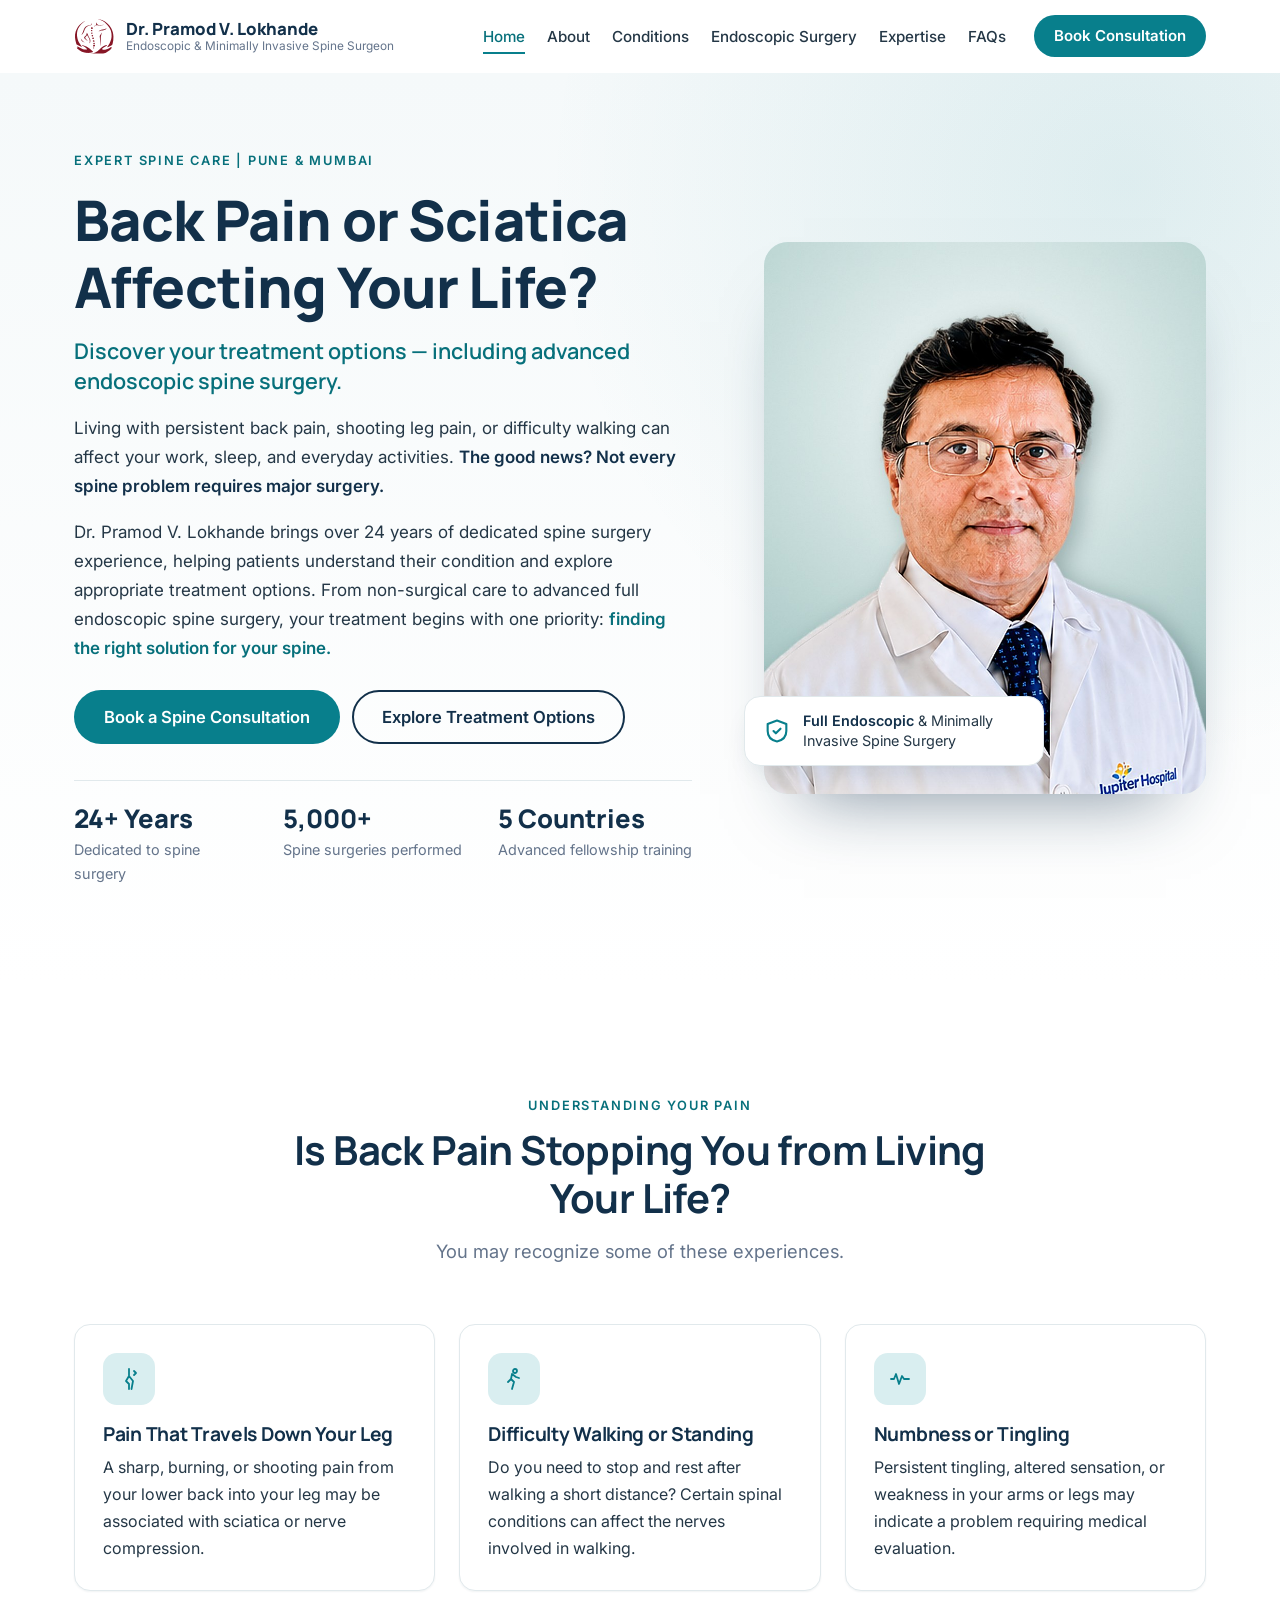
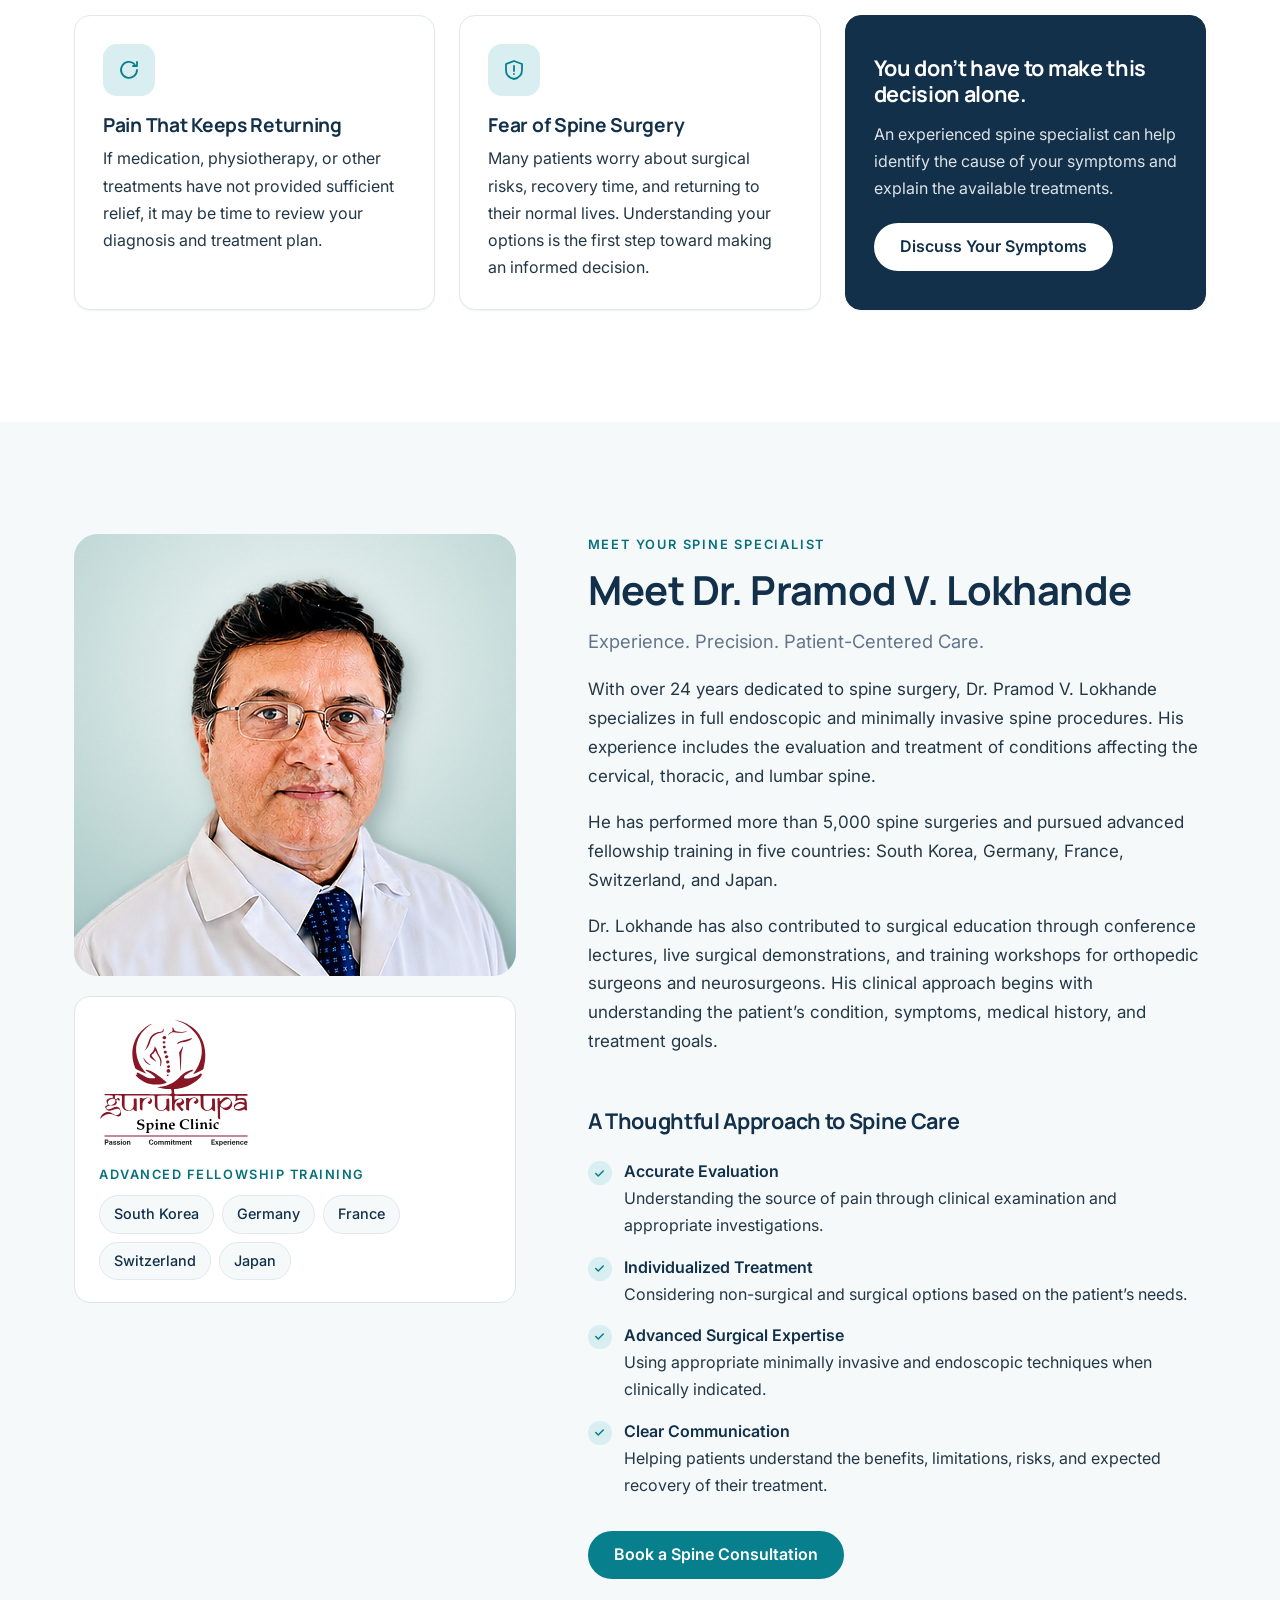
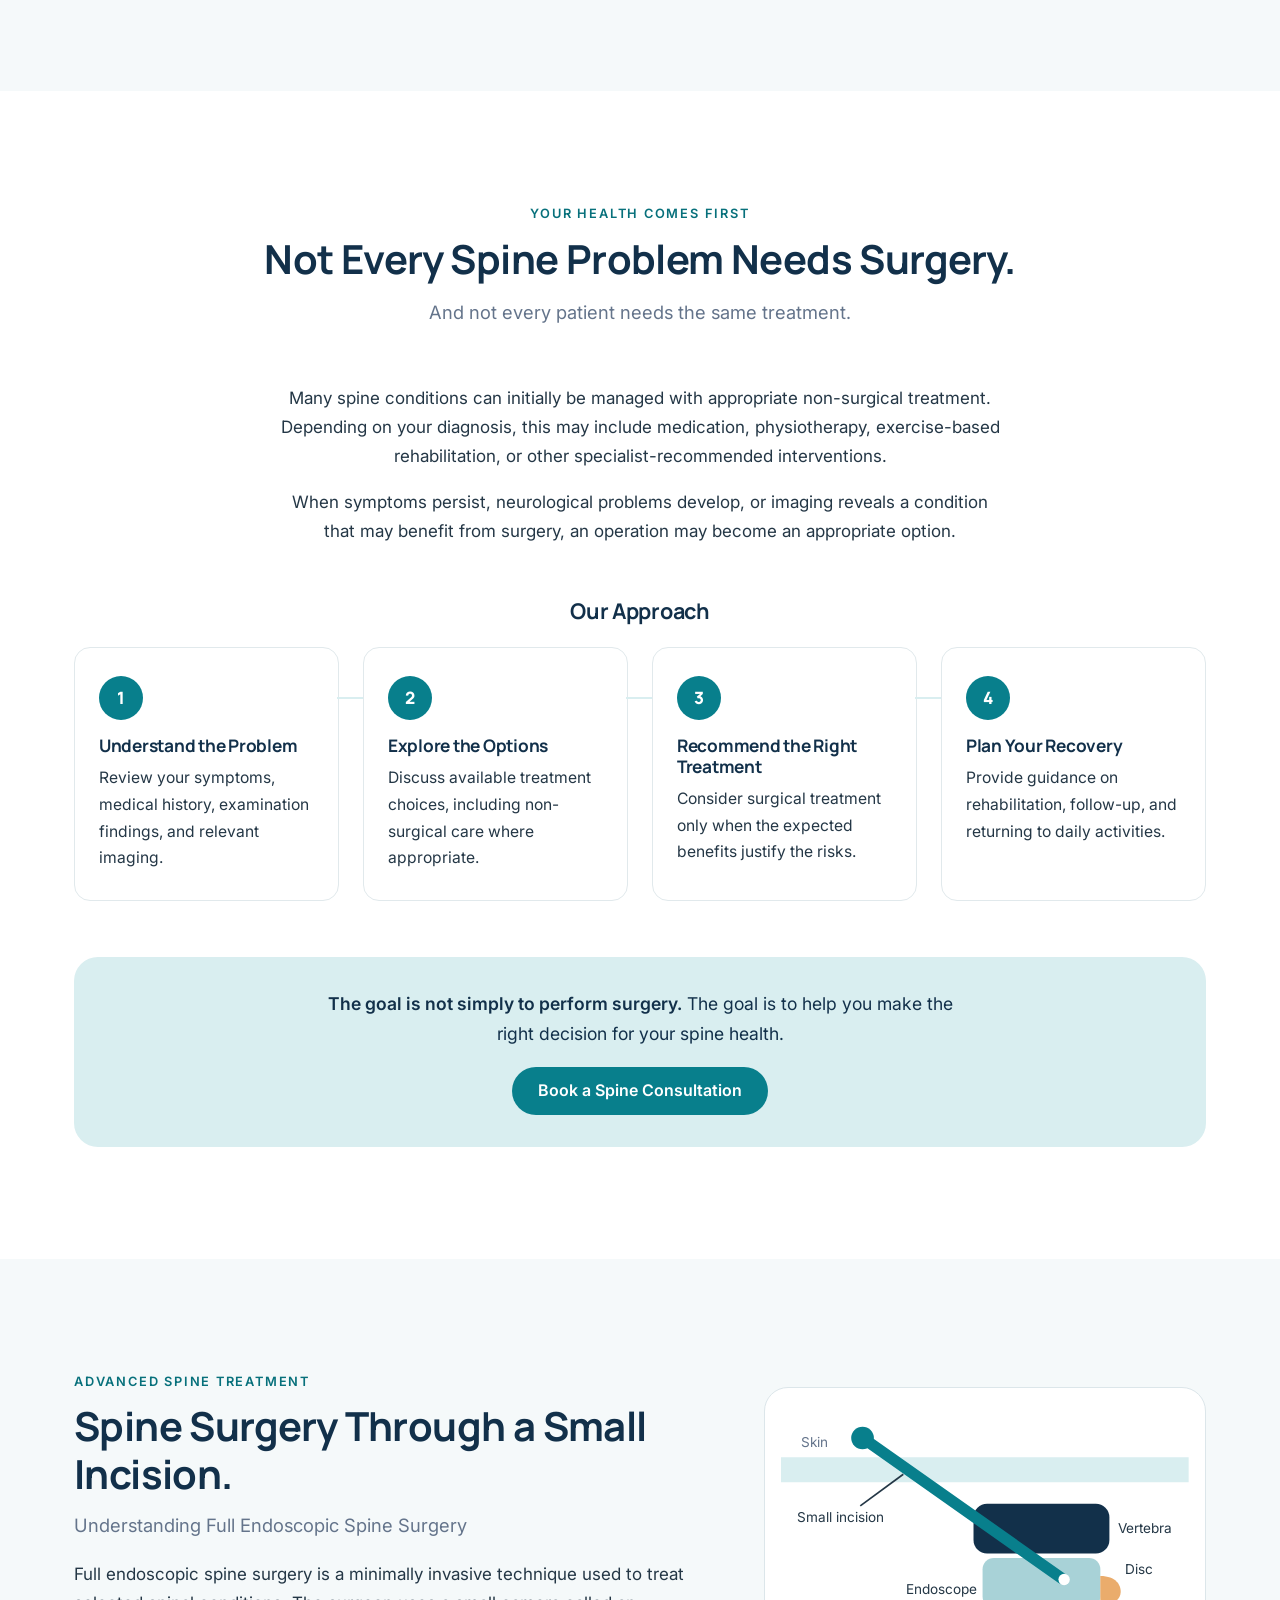
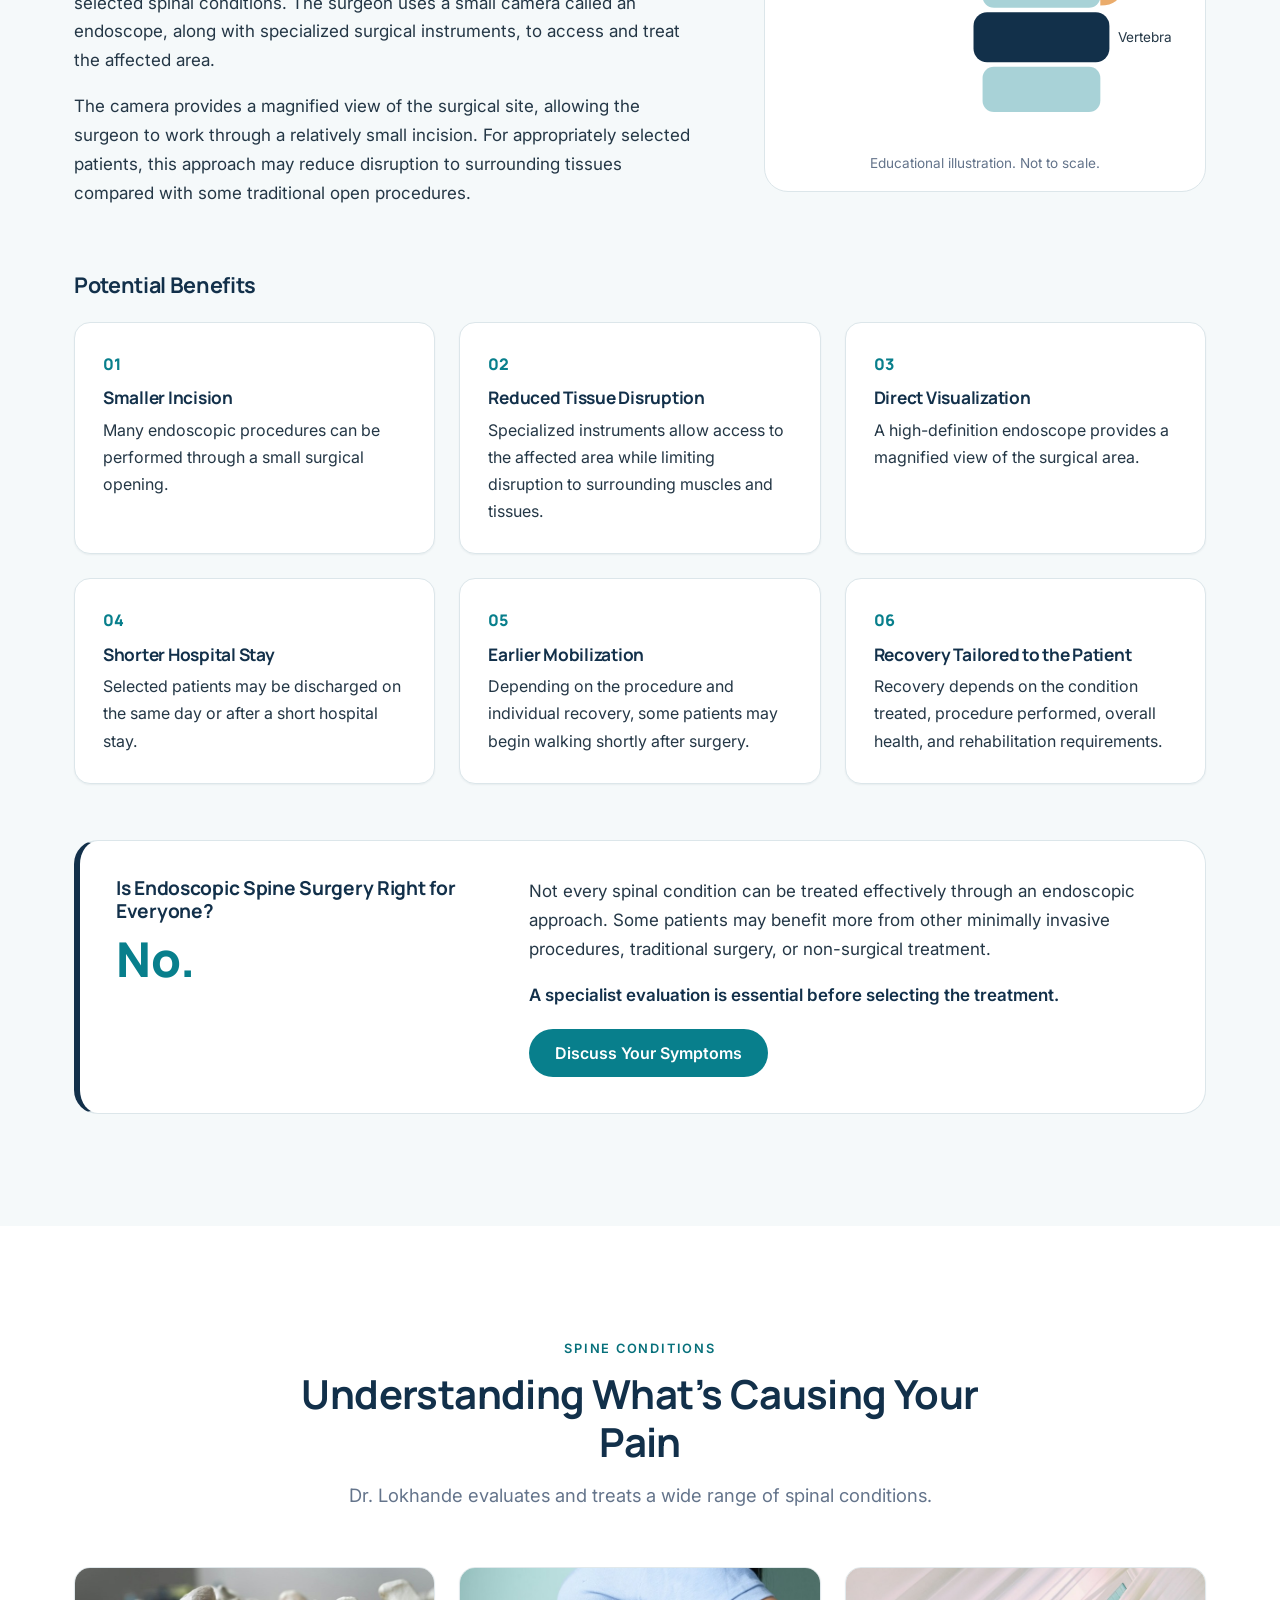
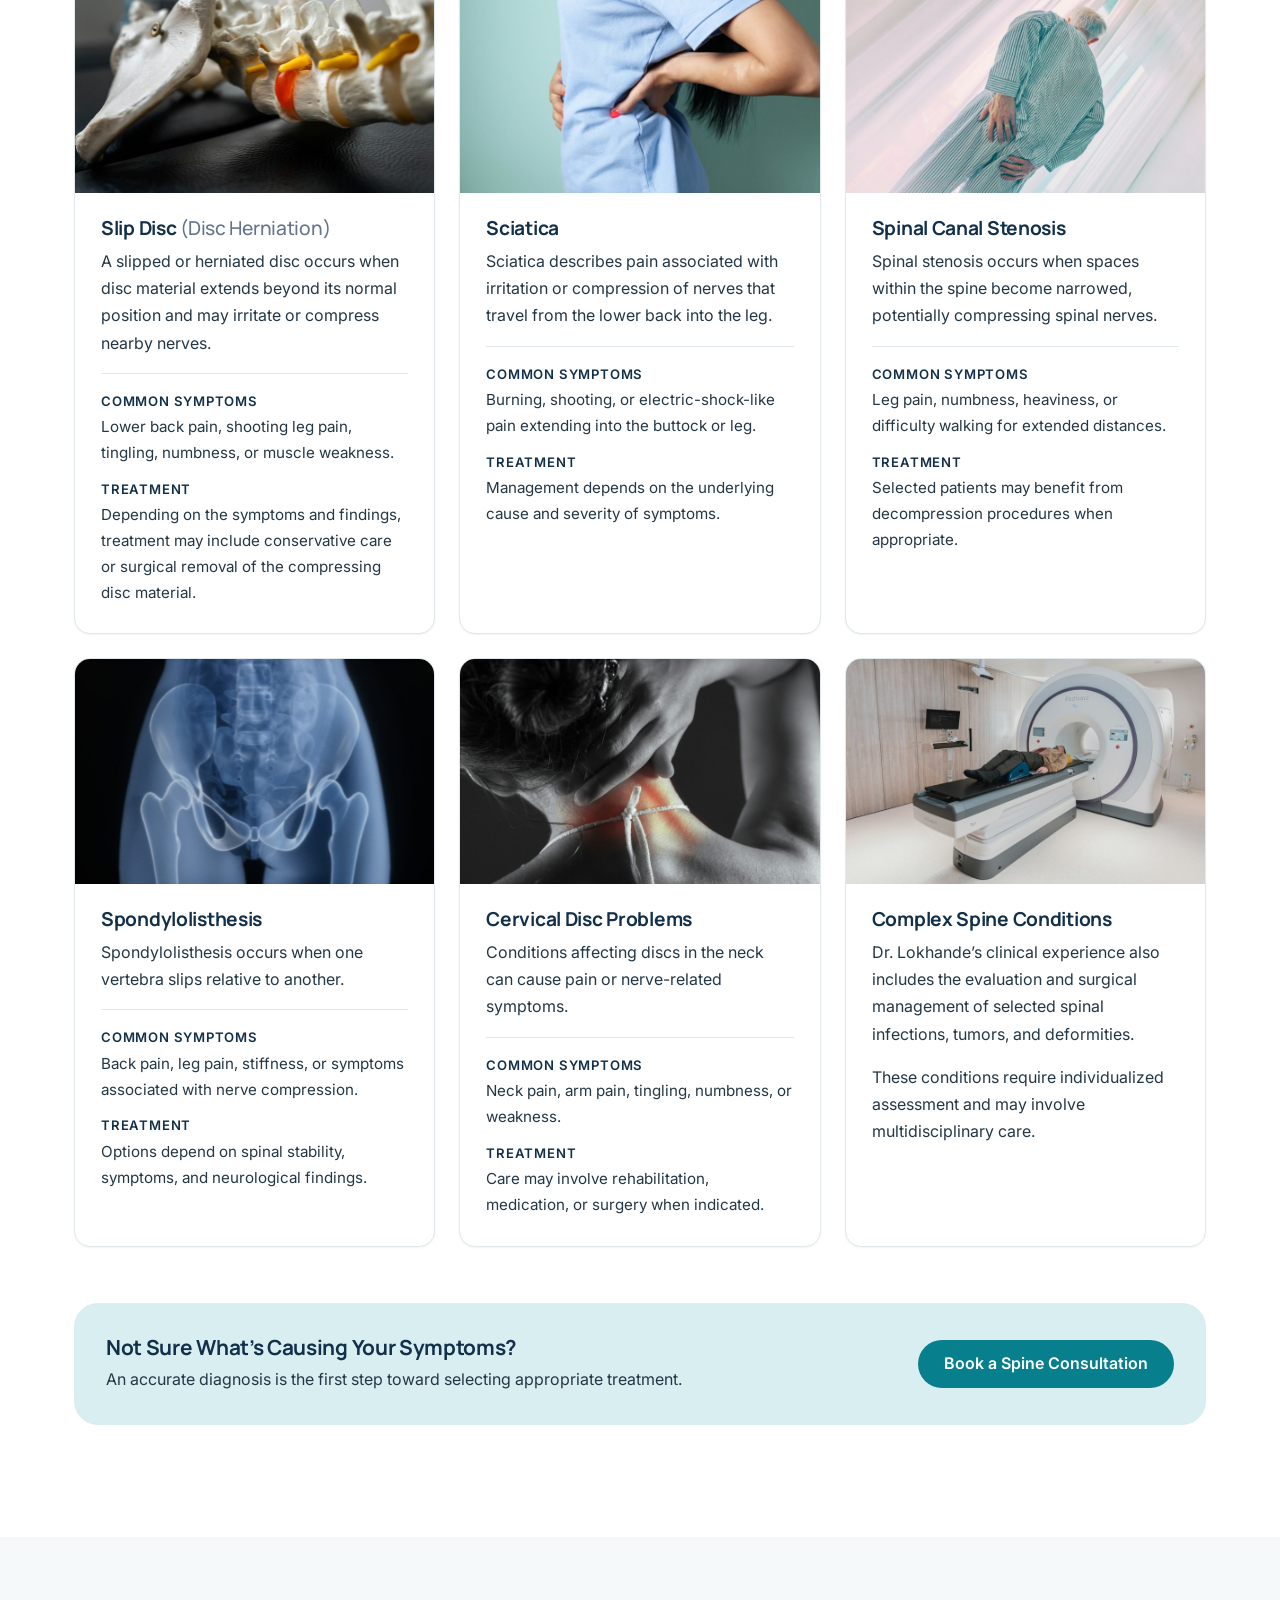
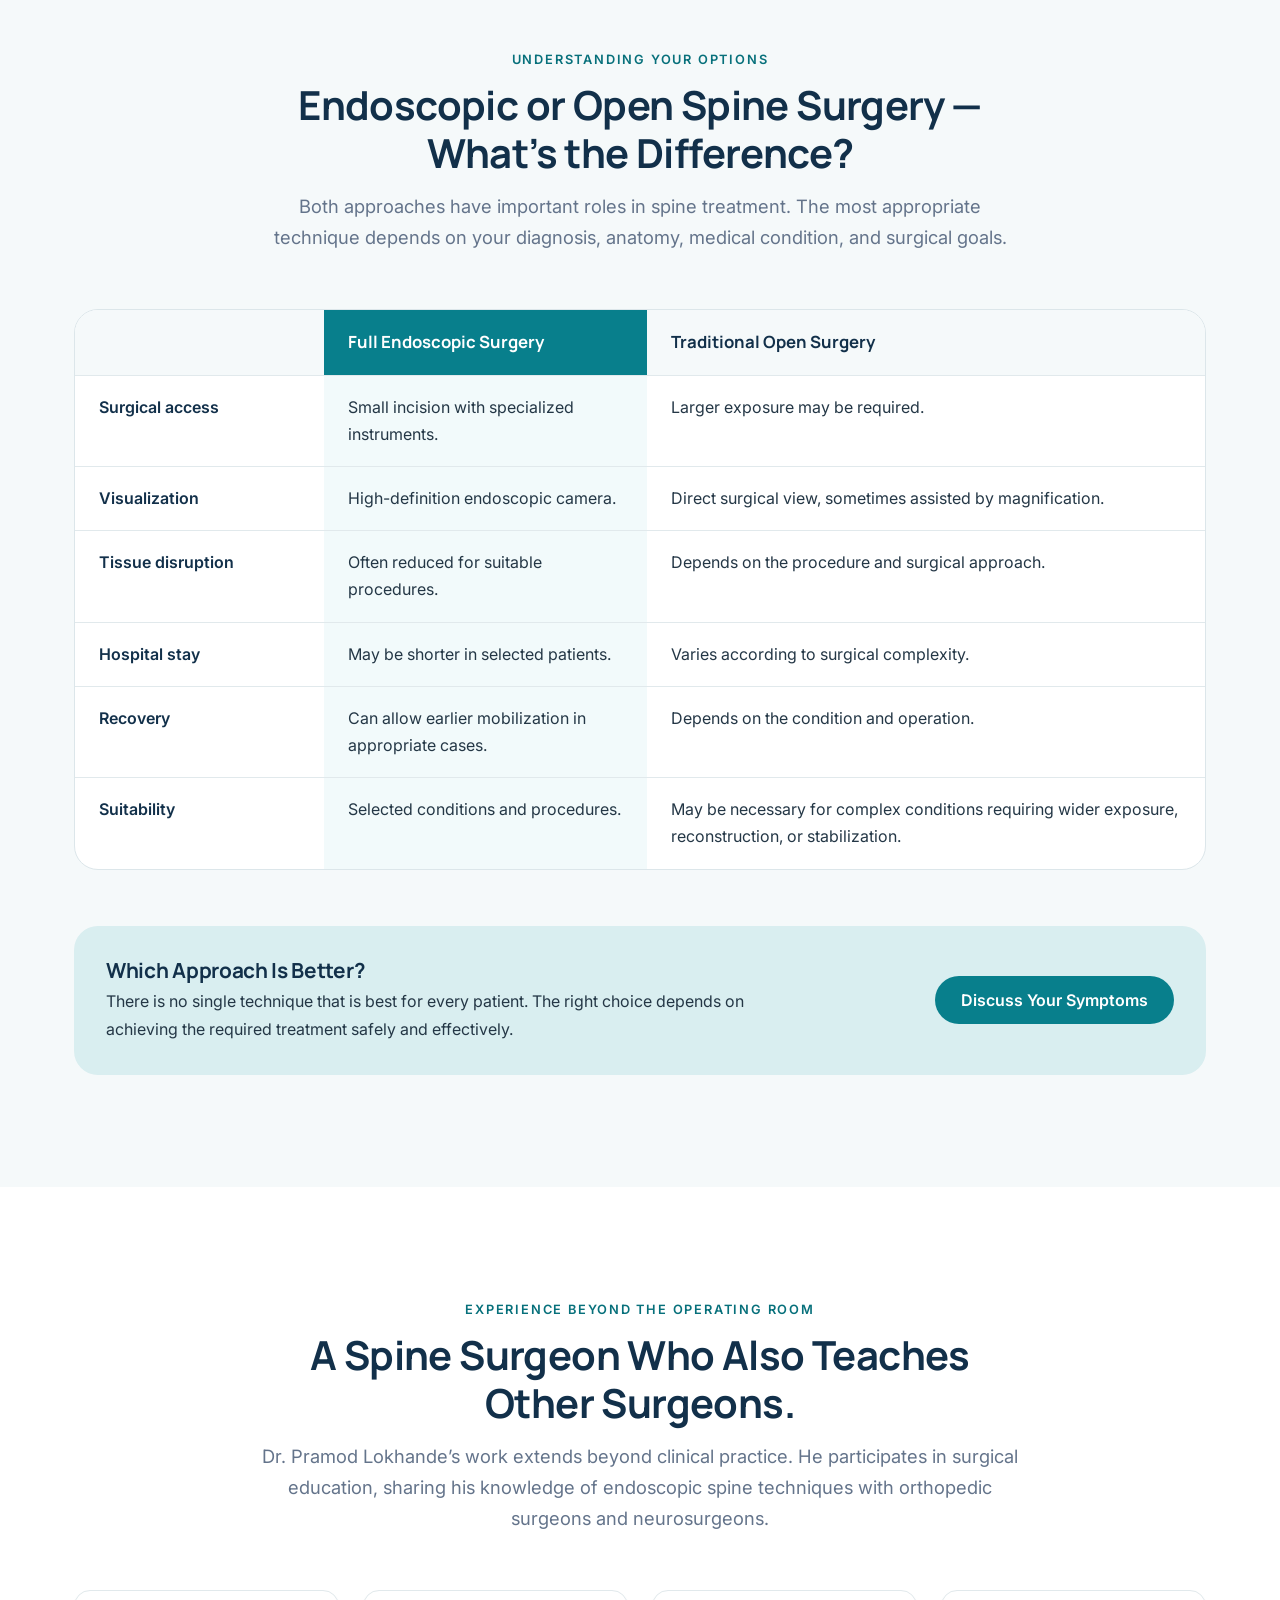
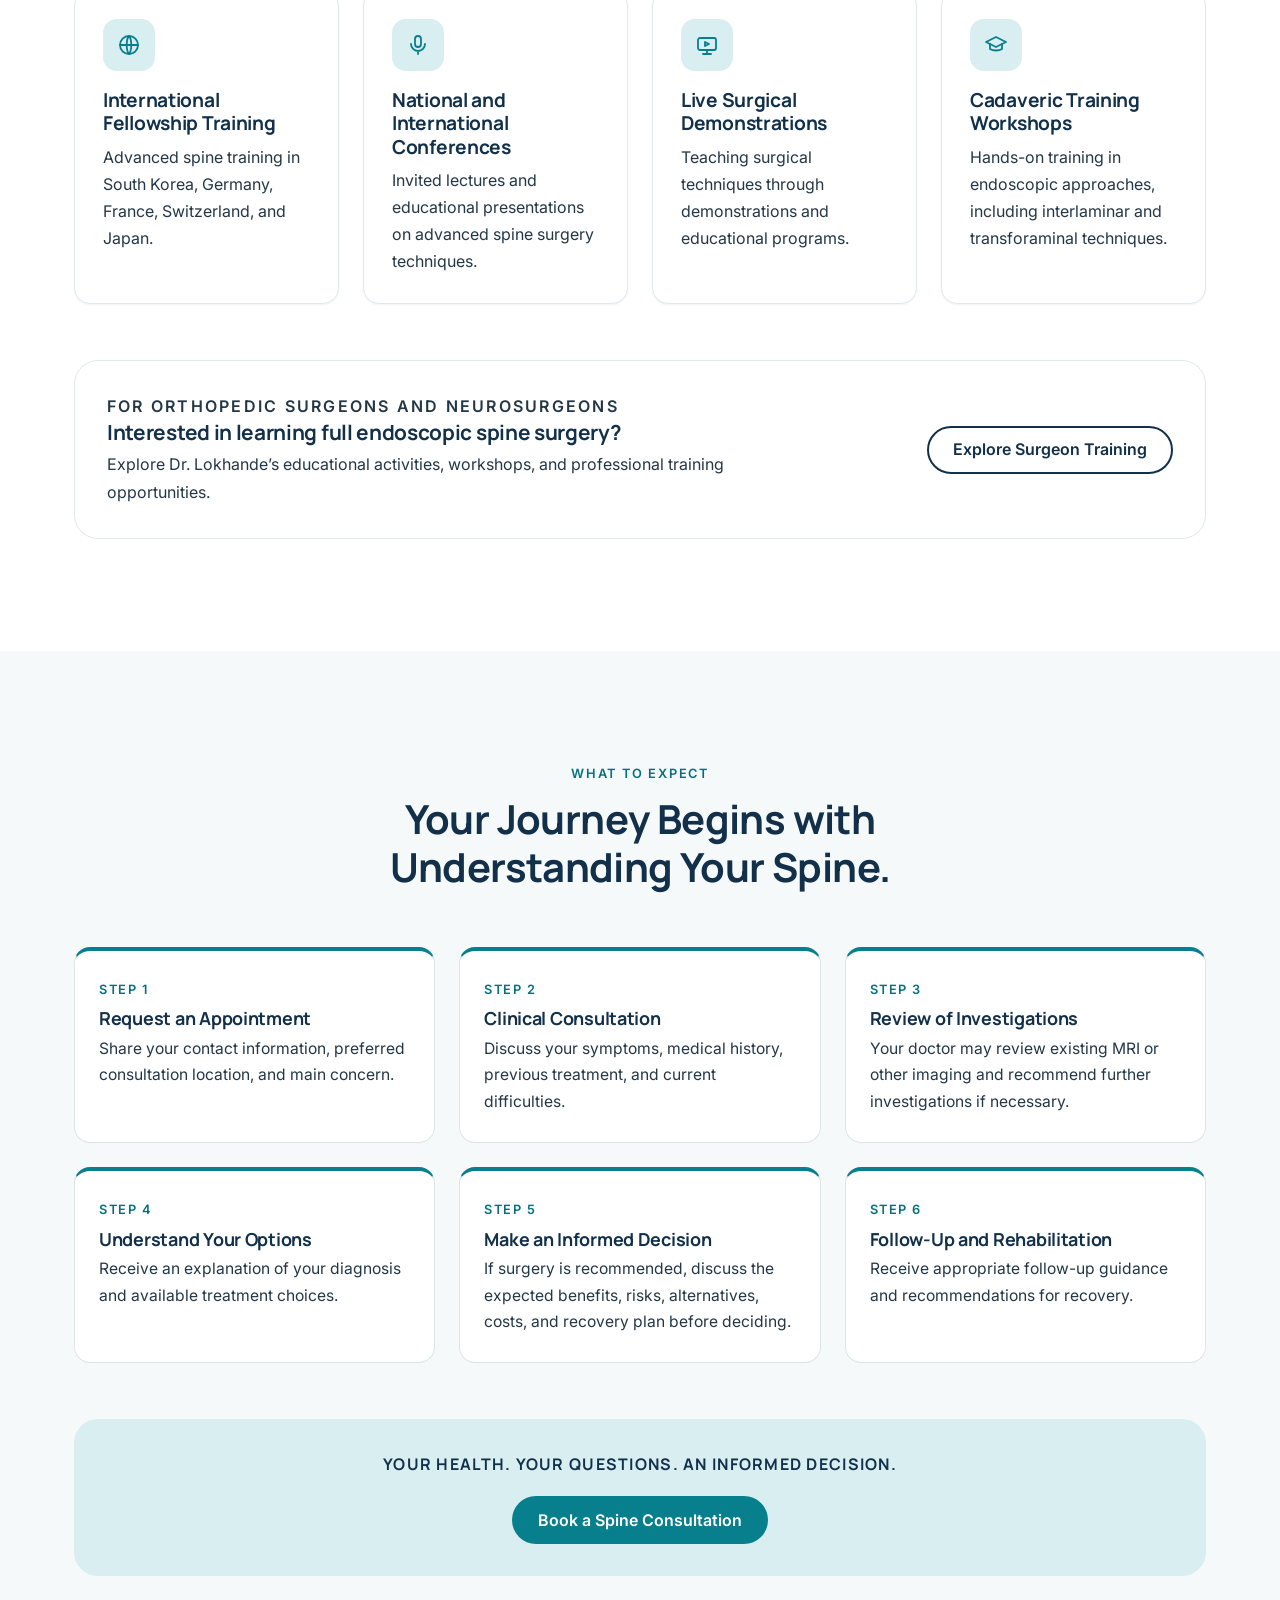
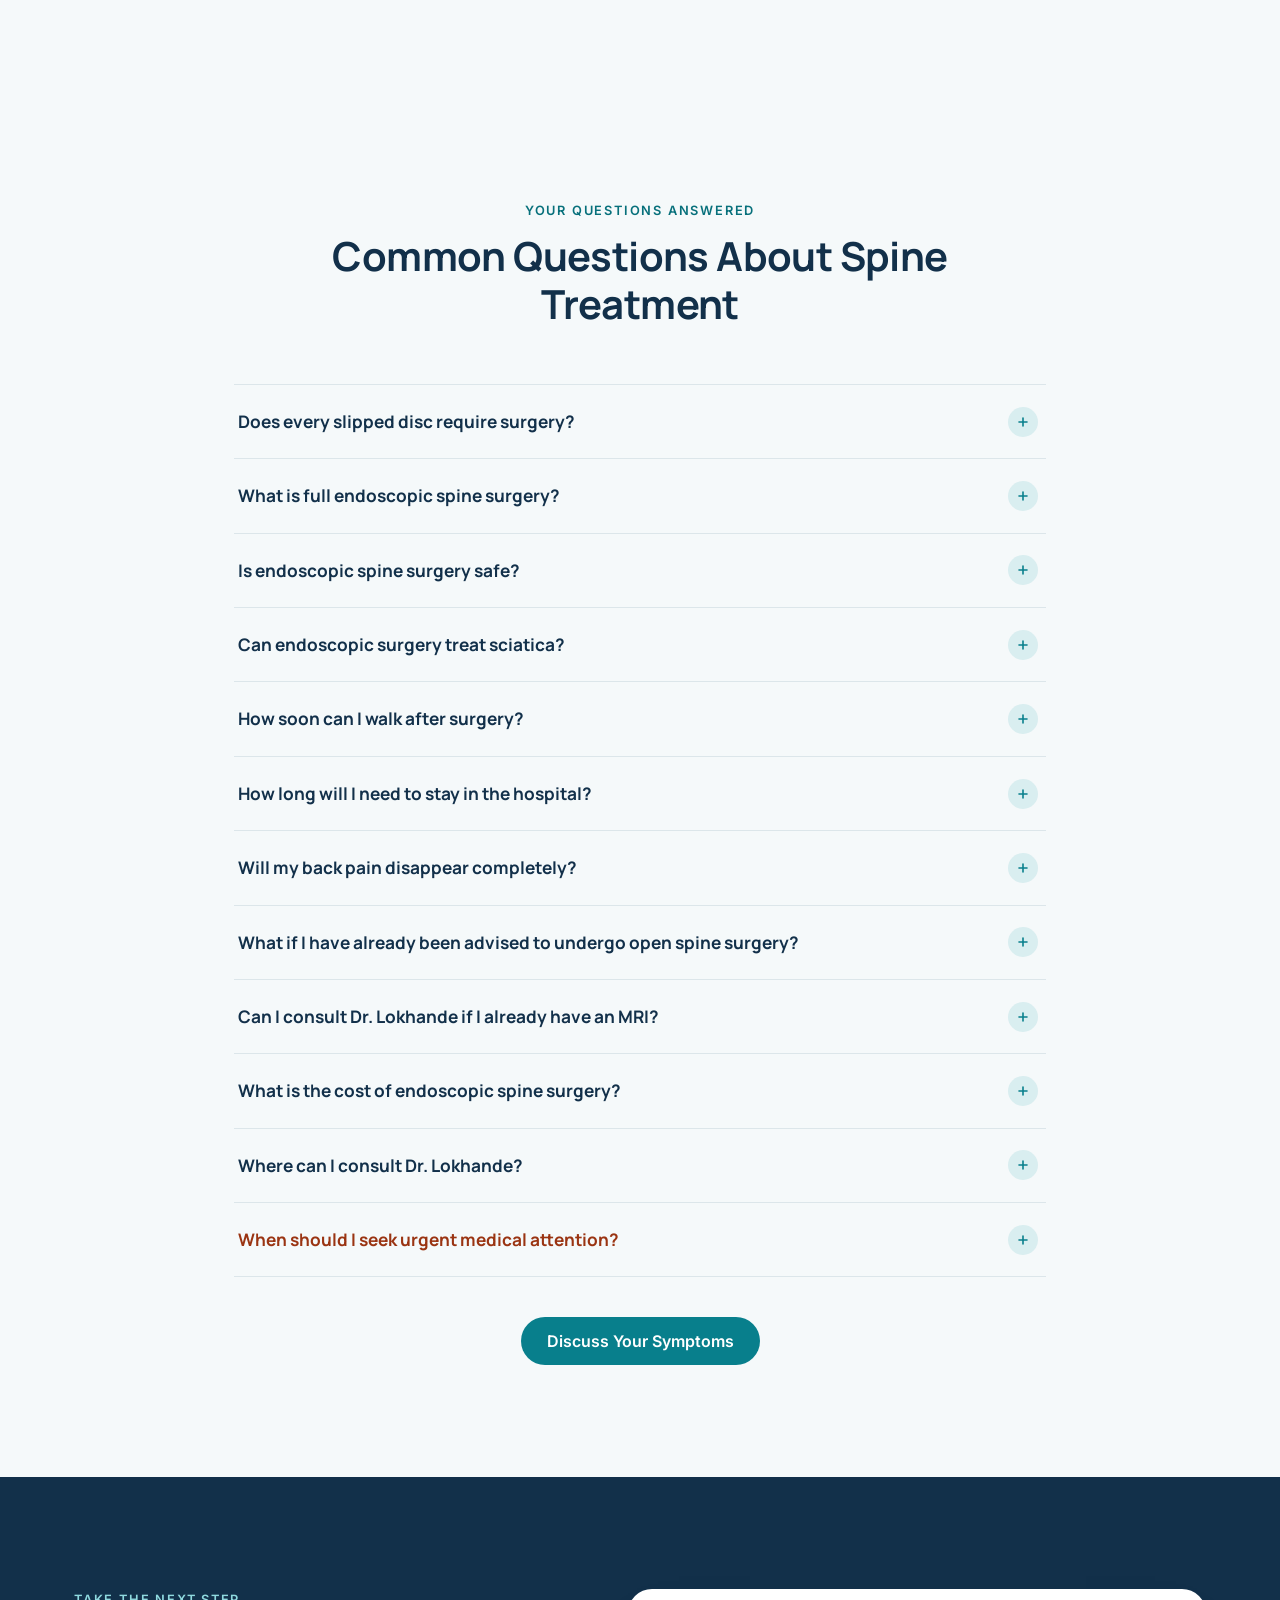
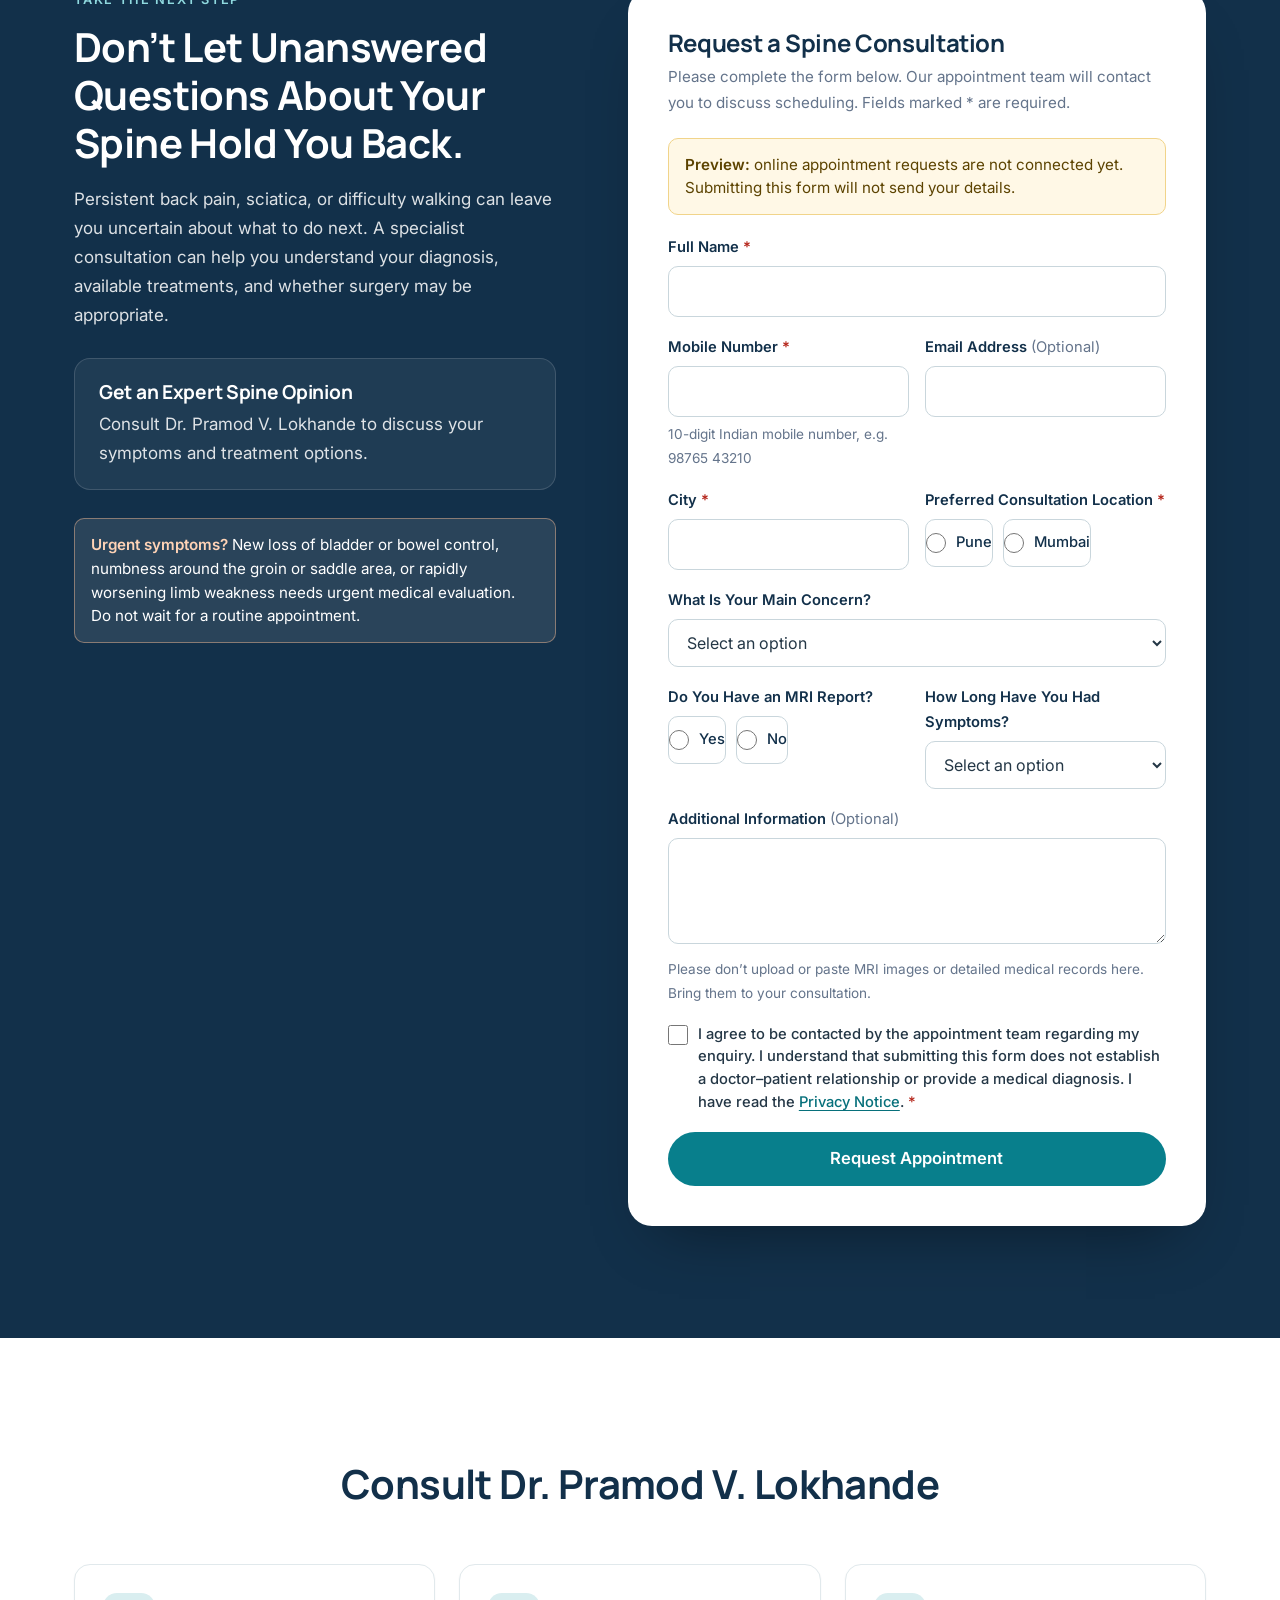
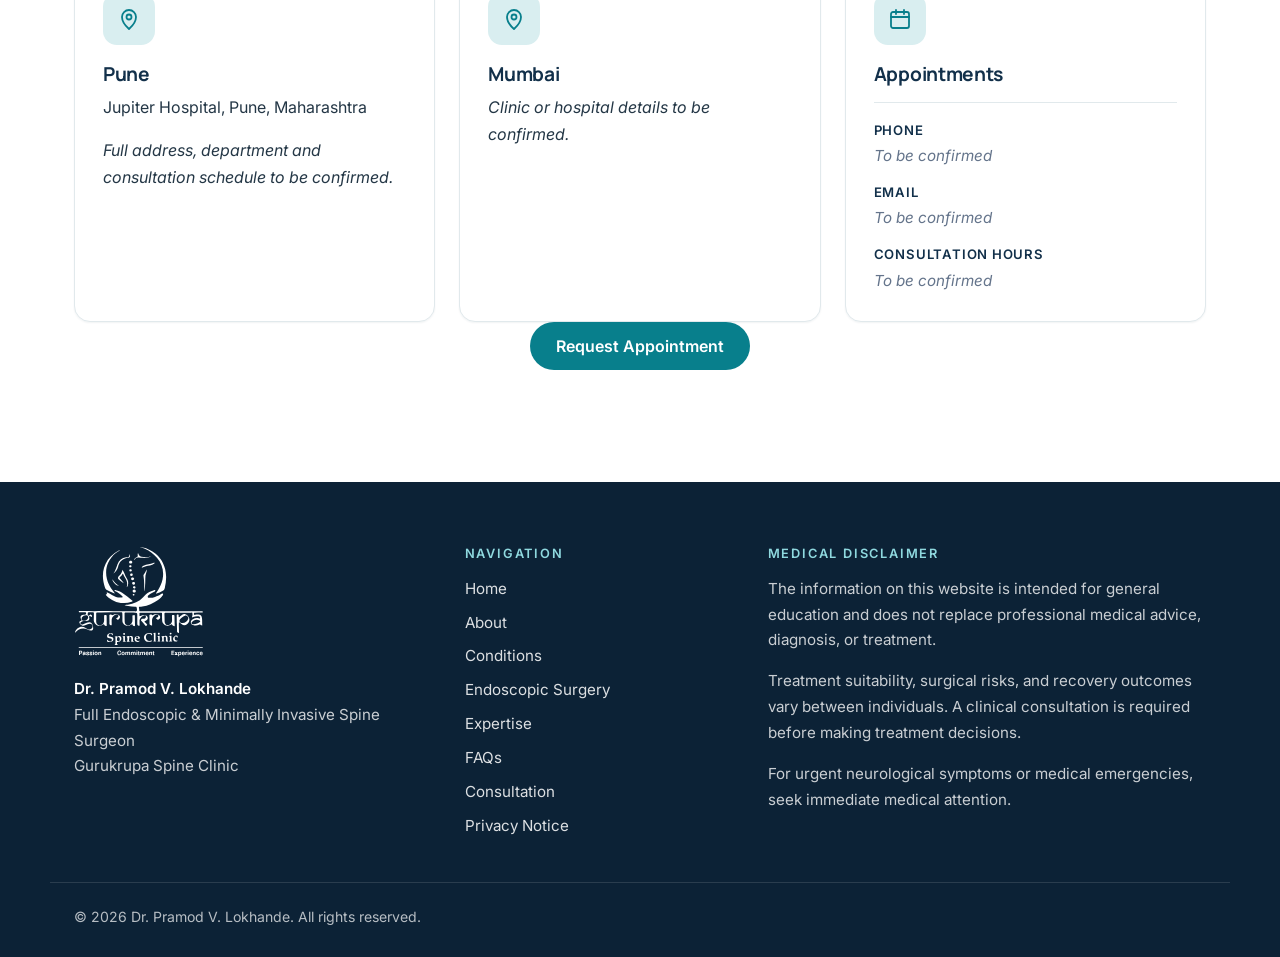
<file: drpramod/index.html>
<!doctype html>
<html lang="en">
<head>
<meta charset="utf-8">
<meta name="viewport" content="width=device-width, initial-scale=1">
<title>Dr. Pramod V. Lokhande | Endoscopic Spine Surgeon in Pune &amp; Mumbai</title>
<meta name="description" content="Learn about spine treatment options with Dr. Pramod V. Lokhande, specializing in full endoscopic and minimally invasive spine surgery in Pune and Mumbai.">
<link rel="canonical" href="https://viv624-debug.github.io/drpramod/">
<meta property="og:type" content="website">
<meta property="og:url" content="https://viv624-debug.github.io/drpramod/">
<meta property="og:title" content="Dr. Pramod V. Lokhande | Endoscopic Spine Surgeon in Pune &amp; Mumbai">
<meta property="og:description" content="Learn about spine treatment options with Dr. Pramod V. Lokhande, specializing in full endoscopic and minimally invasive spine surgery in Pune and Mumbai.">
<meta property="og:image" content="https://viv624-debug.github.io/drpramod/assets/img/dr-pramod-lokhande.jpg">
<meta property="og:image:alt" content="Portrait of Dr. Pramod V. Lokhande">
<meta name="twitter:card" content="summary_large_image">
<meta name="theme-color" content="#12304A">
<link rel="icon" type="image/svg+xml" href="assets/img/logo/gurukrupa-emblem.svg">

<link rel="preconnect" href="https://fonts.googleapis.com">
<link rel="preconnect" href="https://fonts.gstatic.com" crossorigin>
<link href="https://fonts.googleapis.com/css2?family=Inter:wght@400;500;600&family=Manrope:wght@600;700;800&display=swap" rel="stylesheet">
<link rel="preload" as="image" href="assets/img/dr-pramod-lokhande.jpg" fetchpriority="high">
<link rel="stylesheet" href="css/styles.css">

<!-- Structured data: only details confirmed in the approved copy. Add address/telephone once verified. -->
<script type="application/ld+json">
{
  "@context": "https://schema.org",
  "@type": "Physician",
  "name": "Dr. Pramod V. Lokhande",
  "description": "Full endoscopic and minimally invasive spine surgeon.",
  "medicalSpecialty": "https://schema.org/Musculoskeletal",
  "url": "https://viv624-debug.github.io/drpramod/",
  "image": "https://viv624-debug.github.io/drpramod/assets/img/dr-pramod-lokhande.jpg",
  "areaServed": [
    { "@type": "City", "name": "Pune" },
    { "@type": "City", "name": "Mumbai" }
  ]
}
</script>
<script type="application/ld+json">
{
  "@context": "https://schema.org",
  "@type": "FAQPage",
  "mainEntity": [
    {"@type":"Question","name":"Does every slipped disc require surgery?","acceptedAnswer":{"@type":"Answer","text":"No. Many people with disc herniation improve with non-surgical treatment. Surgery may be considered when symptoms remain severe, neurological problems develop, or conservative treatment is unsuccessful."}},
    {"@type":"Question","name":"What is full endoscopic spine surgery?","acceptedAnswer":{"@type":"Answer","text":"It is a minimally invasive surgical technique that uses a small camera and specialized instruments to treat selected spinal conditions through a small incision."}},
    {"@type":"Question","name":"Is endoscopic spine surgery safe?","acceptedAnswer":{"@type":"Answer","text":"Endoscopic spine surgery is an established technique for selected conditions. However, every operation carries risks, including infection, bleeding, nerve injury, persistent symptoms, or the need for further surgery. Your surgeon will explain the risks relevant to your condition."}},
    {"@type":"Question","name":"Can endoscopic surgery treat sciatica?","acceptedAnswer":{"@type":"Answer","text":"Some patients with sciatica caused by a herniated disc or other forms of nerve compression may be suitable for endoscopic decompression. The decision depends on clinical examination and imaging."}},
    {"@type":"Question","name":"How soon can I walk after surgery?","acceptedAnswer":{"@type":"Answer","text":"Some patients can begin walking on the day of surgery. However, this depends on the procedure, their medical condition, and the surgeon’s instructions."}},
    {"@type":"Question","name":"How long will I need to stay in the hospital?","acceptedAnswer":{"@type":"Answer","text":"Selected endoscopic procedures may allow same-day or next-day discharge. Other procedures may require a longer stay."}},
    {"@type":"Question","name":"Will my back pain disappear completely?","acceptedAnswer":{"@type":"Answer","text":"No treatment can guarantee complete pain relief. Outcomes depend on the cause of pain, duration of symptoms, nerve health, procedure, and other individual factors."}},
    {"@type":"Question","name":"What if I have already been advised to undergo open spine surgery?","acceptedAnswer":{"@type":"Answer","text":"You may request a specialist consultation to understand whether other treatment approaches are appropriate. An alternative technique is not necessarily better or suitable in every case."}},
    {"@type":"Question","name":"Can I consult Dr. Lokhande if I already have an MRI?","acceptedAnswer":{"@type":"Answer","text":"Yes. Bring your MRI report, available images, previous prescriptions, and relevant medical records to your consultation."}},
    {"@type":"Question","name":"What is the cost of endoscopic spine surgery?","acceptedAnswer":{"@type":"Answer","text":"The cost depends on the diagnosis, hospital, procedure, medical requirements, and other factors. A treatment estimate can be discussed after clinical evaluation."}},
    {"@type":"Question","name":"Where can I consult Dr. Lokhande?","acceptedAnswer":{"@type":"Answer","text":"Consultation arrangements are available in Pune and Mumbai. Please contact the appointment team for verified clinic locations and schedules."}},
    {"@type":"Question","name":"When should I seek urgent medical attention?","acceptedAnswer":{"@type":"Answer","text":"New loss of bladder or bowel control, numbness around the groin or saddle area, or rapidly worsening limb weakness requires urgent medical evaluation. Do not wait for a routine appointment."}}
  ]
}
</script>
<script>document.documentElement.classList.add('js')</script>
</head>
<body>
<a class="skip-link" href="#main">Skip to main content</a>

<!-- ============ HEADER ============ -->
<header class="site-header" id="site-header">
  <div class="container site-header__inner">
    <a class="brand" href="#home">
      <img src="assets/img/logo/gurukrupa-emblem.svg" alt="" width="40" height="40">
      <span class="brand__text">
        <span class="brand__name">Dr. Pramod V. Lokhande</span>
        <span class="brand__role">Endoscopic &amp; Minimally Invasive Spine Surgeon</span>
      </span>
    </a>
    <button class="nav-toggle" type="button" aria-expanded="false" aria-controls="primary-nav">
      <svg class="icon nav-toggle__open" viewBox="0 0 24 24" aria-hidden="true"><path d="M4 7h16M4 12h16M4 17h16"/></svg>
      <svg class="icon nav-toggle__close" viewBox="0 0 24 24" aria-hidden="true"><path d="M6 6l12 12M18 6L6 18"/></svg>
      <span class="sr-only">Menu</span>
    </button>
    <nav class="primary-nav" id="primary-nav" aria-label="Main">
      <ul>
        <li><a href="#home">Home</a></li>
        <li><a href="#about">About</a></li>
        <li><a href="#conditions">Conditions</a></li>
        <li><a href="#endoscopic">Endoscopic Surgery</a></li>
        <li><a href="#expertise">Expertise</a></li>
        <li><a href="#faq">FAQs</a></li>
      </ul>
      <a class="btn btn--primary btn--sm" href="#appointment" data-track="cta" data-track-label="nav_book">Book Consultation</a>
    </nav>
  </div>
</header>

<main id="main">

<!-- ============ 1. HERO ============ -->
<section class="hero" id="home" aria-labelledby="hero-title">
  <div class="container hero__grid">
    <div class="hero__copy">
      <p class="eyebrow">Expert Spine Care | Pune &amp; Mumbai</p>
      <h1 id="hero-title">Back Pain or Sciatica Affecting Your Life?</h1>
      <p class="hero__sub">Discover your treatment options — including advanced endoscopic spine surgery.</p>
      <p>Living with persistent back pain, shooting leg pain, or difficulty walking can affect your work, sleep, and everyday activities. <strong>The good news? Not every spine problem requires major surgery.</strong></p>
      <p>Dr. Pramod V. Lokhande brings over 24 years of dedicated spine surgery experience, helping patients understand their condition and explore appropriate treatment options. From non-surgical care to advanced full endoscopic spine surgery, your treatment begins with one priority: <strong class="text-teal">finding the right solution for your spine.</strong></p>
      <div class="btn-row">
        <a class="btn btn--primary btn--lg" href="#appointment" data-track="cta" data-track-label="hero_book">Book a Spine Consultation</a>
        <a class="btn btn--secondary btn--lg" href="#endoscopic" data-track="cta" data-track-label="hero_explore">Explore Treatment Options</a>
      </div>
      <dl class="stats" aria-label="Experience you can trust">
        <div class="stat"><dt class="stat__value">24+ Years</dt><dd class="stat__label">Dedicated to spine surgery</dd></div>
        <div class="stat"><dt class="stat__value">5,000+</dt><dd class="stat__label">Spine surgeries performed</dd></div>
        <div class="stat"><dt class="stat__value">5 Countries</dt><dd class="stat__label">Advanced fellowship training</dd></div>
      </dl>
    </div>
    <div class="hero__media">
      <div class="hero__portrait">
        <img src="assets/img/dr-pramod-lokhande.jpg" width="860" height="1075" alt="Portrait of Dr. Pramod V. Lokhande, endoscopic and minimally invasive spine surgeon" fetchpriority="high">
      </div>
      <div class="hero__tag">
        <svg class="icon" viewBox="0 0 24 24" aria-hidden="true"><path d="M12 3l8 3v6c0 5-3.5 8-8 9-4.5-1-8-4-8-9V6z"/><path d="M9 12l2 2 4-4"/></svg>
        <span><strong>Full Endoscopic</strong> &amp; Minimally Invasive Spine Surgery</span>
      </div>
    </div>
  </div>
</section>

<!-- ============ 2. PATIENT PROBLEMS ============ -->
<section class="section" id="symptoms" aria-labelledby="symptoms-title">
  <div class="container">
    <header class="section-head section-head--center reveal">
      <p class="eyebrow">Understanding Your Pain</p>
      <h2 id="symptoms-title">Is Back Pain Stopping You from Living Your Life?</h2>
      <p class="lead">You may recognize some of these experiences.</p>
    </header>
    <div class="grid grid--3">
      <article class="card card--icon reveal">
        <span class="icon-badge" aria-hidden="true"><svg class="icon" viewBox="0 0 24 24"><path d="M12 2v7M12 9l-3 5 3 3v5M12 9l4 5-1.5 8"/><path d="M17 4l2 2-2 2" /></svg></span>
        <h3>Pain That Travels Down Your Leg</h3>
        <p>A sharp, burning, or shooting pain from your lower back into your leg may be associated with sciatica or nerve compression.</p>
      </article>
      <article class="card card--icon reveal">
        <span class="icon-badge" aria-hidden="true"><svg class="icon" viewBox="0 0 24 24"><circle cx="13" cy="4" r="2"/><path d="M10 22l2-7-3-3 1-5 4 3 3 1M9 12l-3 3"/></svg></span>
        <h3>Difficulty Walking or Standing</h3>
        <p>Do you need to stop and rest after walking a short distance? Certain spinal conditions can affect the nerves involved in walking.</p>
      </article>
      <article class="card card--icon reveal">
        <span class="icon-badge" aria-hidden="true"><svg class="icon" viewBox="0 0 24 24"><path d="M3 12h3l2-5 3 10 3-8 2 3h5"/></svg></span>
        <h3>Numbness or Tingling</h3>
        <p>Persistent tingling, altered sensation, or weakness in your arms or legs may indicate a problem requiring medical evaluation.</p>
      </article>
      <article class="card card--icon reveal">
        <span class="icon-badge" aria-hidden="true"><svg class="icon" viewBox="0 0 24 24"><path d="M20 12a8 8 0 1 1-2.3-5.7"/><path d="M20 4v4h-4"/></svg></span>
        <h3>Pain That Keeps Returning</h3>
        <p>If medication, physiotherapy, or other treatments have not provided sufficient relief, it may be time to review your diagnosis and treatment plan.</p>
      </article>
      <article class="card card--icon reveal">
        <span class="icon-badge" aria-hidden="true"><svg class="icon" viewBox="0 0 24 24"><path d="M12 3l8 3v6c0 5-3.5 8-8 9-4.5-1-8-4-8-9V6z"/><path d="M12 8v5M12 16h.01"/></svg></span>
        <h3>Fear of Spine Surgery</h3>
        <p>Many patients worry about surgical risks, recovery time, and returning to their normal lives. Understanding your options is the first step toward making an informed decision.</p>
      </article>
      <aside class="card card--feature reveal">
        <h3>You don’t have to make this decision alone.</h3>
        <p>An experienced spine specialist can help identify the cause of your symptoms and explain the available treatments.</p>
        <a class="btn btn--light" href="#appointment" data-track="cta" data-track-label="symptoms_discuss">Discuss Your Symptoms</a>
      </aside>
    </div>
  </div>
</section>

<!-- ============ 3. THE SURGEON ============ -->
<section class="section section--soft" id="about" aria-labelledby="about-title">
  <div class="container split">
    <div class="split__media reveal">
      <div class="about__portrait">
        <img src="assets/img/dr-pramod-lokhande.jpg" width="860" height="1075" loading="lazy" decoding="async" alt="Dr. Pramod V. Lokhande wearing a white doctor’s coat">
      </div>
      <div class="credential-card">
        <img src="assets/img/logo/gurukrupa-logo.svg" alt="Gurukrupa Spine Clinic" width="160" height="60" loading="lazy">
        <p class="credential-card__title">Advanced fellowship training</p>
        <ul class="chip-list">
          <li>South Korea</li><li>Germany</li><li>France</li><li>Switzerland</li><li>Japan</li>
        </ul>
      </div>
    </div>
    <div class="split__body reveal">
      <p class="eyebrow">Meet Your Spine Specialist</p>
      <h2 id="about-title">Meet Dr. Pramod V. Lokhande</h2>
      <p class="lead">Experience. Precision. Patient-Centered Care.</p>
      <p>With over 24 years dedicated to spine surgery, Dr. Pramod V. Lokhande specializes in full endoscopic and minimally invasive spine procedures. His experience includes the evaluation and treatment of conditions affecting the cervical, thoracic, and lumbar spine.</p>
      <p>He has performed more than 5,000 spine surgeries and pursued advanced fellowship training in five countries: South Korea, Germany, France, Switzerland, and Japan.</p>
      <p>Dr. Lokhande has also contributed to surgical education through conference lectures, live surgical demonstrations, and training workshops for orthopedic surgeons and neurosurgeons. His clinical approach begins with understanding the patient’s condition, symptoms, medical history, and treatment goals.</p>

      <h3 class="subhead">A Thoughtful Approach to Spine Care</h3>
      <ul class="check-list">
        <li><strong>Accurate Evaluation</strong> Understanding the source of pain through clinical examination and appropriate investigations.</li>
        <li><strong>Individualized Treatment</strong> Considering non-surgical and surgical options based on the patient’s needs.</li>
        <li><strong>Advanced Surgical Expertise</strong> Using appropriate minimally invasive and endoscopic techniques when clinically indicated.</li>
        <li><strong>Clear Communication</strong> Helping patients understand the benefits, limitations, risks, and expected recovery of their treatment.</li>
      </ul>
      <a class="btn btn--primary" href="#appointment" data-track="cta" data-track-label="about_book">Book a Spine Consultation</a>
    </div>
  </div>
</section>

<!-- ============ 4. TREATMENT PHILOSOPHY ============ -->
<section class="section" id="approach" aria-labelledby="approach-title">
  <div class="container">
    <header class="section-head section-head--center reveal">
      <p class="eyebrow">Your Health Comes First</p>
      <h2 id="approach-title">Not Every Spine Problem Needs Surgery.</h2>
      <p class="lead">And not every patient needs the same treatment.</p>
    </header>
    <div class="prose prose--center reveal">
      <p>Many spine conditions can initially be managed with appropriate non-surgical treatment. Depending on your diagnosis, this may include medication, physiotherapy, exercise-based rehabilitation, or other specialist-recommended interventions.</p>
      <p>When symptoms persist, neurological problems develop, or imaging reveals a condition that may benefit from surgery, an operation may become an appropriate option.</p>
    </div>
    <h3 class="subhead subhead--center">Our Approach</h3>
    <ol class="process">
      <li class="process__step reveal"><span class="process__num" aria-hidden="true">1</span><h4>Understand the Problem</h4><p>Review your symptoms, medical history, examination findings, and relevant imaging.</p></li>
      <li class="process__step reveal"><span class="process__num" aria-hidden="true">2</span><h4>Explore the Options</h4><p>Discuss available treatment choices, including non-surgical care where appropriate.</p></li>
      <li class="process__step reveal"><span class="process__num" aria-hidden="true">3</span><h4>Recommend the Right Treatment</h4><p>Consider surgical treatment only when the expected benefits justify the risks.</p></li>
      <li class="process__step reveal"><span class="process__num" aria-hidden="true">4</span><h4>Plan Your Recovery</h4><p>Provide guidance on rehabilitation, follow-up, and returning to daily activities.</p></li>
    </ol>
    <div class="cta-band reveal">
      <p><strong>The goal is not simply to perform surgery.</strong> The goal is to help you make the right decision for your spine health.</p>
      <a class="btn btn--primary" href="#appointment" data-track="cta" data-track-label="approach_book">Book a Spine Consultation</a>
    </div>
  </div>
</section>

<!-- ============ 5. ENDOSCOPIC SPINE SURGERY ============ -->
<section class="section section--soft" id="endoscopic" aria-labelledby="endo-title">
  <div class="container">
    <div class="split split--center">
      <div class="split__body reveal">
        <p class="eyebrow">Advanced Spine Treatment</p>
        <h2 id="endo-title">Spine Surgery Through a Small Incision.</h2>
        <p class="lead">Understanding Full Endoscopic Spine Surgery</p>
        <p>Full endoscopic spine surgery is a minimally invasive technique used to treat selected spinal conditions. The surgeon uses a small camera called an endoscope, along with specialized surgical instruments, to access and treat the affected area.</p>
        <p>The camera provides a magnified view of the surgical site, allowing the surgeon to work through a relatively small incision. For appropriately selected patients, this approach may reduce disruption to surrounding tissues compared with some traditional open procedures.</p>
      </div>
      <figure class="illustration reveal">
        <svg viewBox="0 0 360 300" role="img" aria-labelledby="endo-svg-title endo-svg-desc">
          <title id="endo-svg-title">Simplified illustration of full endoscopic spine surgery</title>
          <desc id="endo-svg-desc">An endoscope passes through a small skin incision to reach a spinal disc between two vertebrae.</desc>
          <rect x="0" y="0" width="360" height="300" rx="20" fill="#FFFFFF"/>
          <path d="M0 58h360" stroke="#D9EEF0" stroke-width="22"/>
          <text x="18" y="38" font-size="12" fill="#64748B" font-family="Inter, sans-serif">Skin</text>
          <g fill="#12304A">
            <rect x="170" y="88" width="120" height="44" rx="12"/>
            <rect x="170" y="184" width="120" height="44" rx="12"/>
          </g>
          <rect x="178" y="136" width="104" height="44" rx="10" fill="#087F8C" opacity=".35"/>
          <path d="M282 152c14 0 18 8 18 14s-6 12-18 12" fill="#E8A35C" opacity=".9"/>
          <rect x="178" y="232" width="104" height="40" rx="10" fill="#087F8C" opacity=".35"/>
          <line x1="72" y1="30" x2="248" y2="154" stroke="#087F8C" stroke-width="10" stroke-linecap="round"/>
          <circle cx="72" cy="30" r="10" fill="#087F8C"/>
          <circle cx="250" cy="155" r="5" fill="#FFFFFF"/>
          <g font-family="Inter, sans-serif" font-size="12" fill="#243746">
            <text x="110" y="168">Endoscope</text>
            <text x="298" y="114">Vertebra</text>
            <text x="304" y="150">Disc</text>
            <text x="298" y="210">Vertebra</text>
          </g>
          <path d="M70 90l38-28" stroke="#243746" stroke-width="1.5"/>
          <text x="14" y="104" font-family="Inter, sans-serif" font-size="12" fill="#243746">Small incision</text>
        </svg>
        <figcaption>Educational illustration. Not to scale.</figcaption>
      </figure>
    </div>

    <h3 class="subhead">Potential Benefits</h3>
    <ol class="grid grid--3 benefit-list">
      <li class="card reveal"><span class="benefit-num" aria-hidden="true">01</span><h4>Smaller Incision</h4><p>Many endoscopic procedures can be performed through a small surgical opening.</p></li>
      <li class="card reveal"><span class="benefit-num" aria-hidden="true">02</span><h4>Reduced Tissue Disruption</h4><p>Specialized instruments allow access to the affected area while limiting disruption to surrounding muscles and tissues.</p></li>
      <li class="card reveal"><span class="benefit-num" aria-hidden="true">03</span><h4>Direct Visualization</h4><p>A high-definition endoscope provides a magnified view of the surgical area.</p></li>
      <li class="card reveal"><span class="benefit-num" aria-hidden="true">04</span><h4>Shorter Hospital Stay</h4><p>Selected patients may be discharged on the same day or after a short hospital stay.</p></li>
      <li class="card reveal"><span class="benefit-num" aria-hidden="true">05</span><h4>Earlier Mobilization</h4><p>Depending on the procedure and individual recovery, some patients may begin walking shortly after surgery.</p></li>
      <li class="card reveal"><span class="benefit-num" aria-hidden="true">06</span><h4>Recovery Tailored to the Patient</h4><p>Recovery depends on the condition treated, procedure performed, overall health, and rehabilitation requirements.</p></li>
    </ol>

    <div class="notice-panel reveal">
      <div>
        <h3>Is Endoscopic Spine Surgery Right for Everyone?</h3>
        <p class="notice-panel__answer">No.</p>
      </div>
      <div>
        <p>Not every spinal condition can be treated effectively through an endoscopic approach. Some patients may benefit more from other minimally invasive procedures, traditional surgery, or non-surgical treatment.</p>
        <p><strong>A specialist evaluation is essential before selecting the treatment.</strong></p>
        <a class="btn btn--primary" href="#appointment" data-track="cta" data-track-label="endoscopic_discuss">Discuss Your Symptoms</a>
      </div>
    </div>
  </div>
</section>

<!-- ============ 6. CONDITIONS ============ -->
<section class="section" id="conditions" aria-labelledby="conditions-title">
  <div class="container">
    <header class="section-head section-head--center reveal">
      <p class="eyebrow">Spine Conditions</p>
      <h2 id="conditions-title">Understanding What’s Causing Your Pain</h2>
      <p class="lead">Dr. Lokhande evaluates and treats a wide range of spinal conditions.</p>
    </header>
    <div class="grid grid--3">
      <article class="card card--media reveal">
        <img src="assets/img/conditions/800/slip-disc.jpg" width="800" height="450" loading="lazy" decoding="async" alt="Anatomical spine model with a herniated disc highlighted in red">
        <div class="card__body">
          <h3>Slip Disc <span class="muted">(Disc Herniation)</span></h3>
          <p>A slipped or herniated disc occurs when disc material extends beyond its normal position and may irritate or compress nearby nerves.</p>
          <dl class="meta-list">
            <dt>Common symptoms</dt><dd>Lower back pain, shooting leg pain, tingling, numbness, or muscle weakness.</dd>
            <dt>Treatment</dt><dd>Depending on the symptoms and findings, treatment may include conservative care or surgical removal of the compressing disc material.</dd>
          </dl>
        </div>
      </article>
      <article class="card card--media reveal">
        <img src="assets/img/conditions/800/sciatica.jpg" width="800" height="533" loading="lazy" decoding="async" alt="Person holding their lower back in pain">
        <div class="card__body">
          <h3>Sciatica</h3>
          <p>Sciatica describes pain associated with irritation or compression of nerves that travel from the lower back into the leg.</p>
          <dl class="meta-list">
            <dt>Common symptoms</dt><dd>Burning, shooting, or electric-shock-like pain extending into the buttock or leg.</dd>
            <dt>Treatment</dt><dd>Management depends on the underlying cause and severity of symptoms.</dd>
          </dl>
        </div>
      </article>
      <article class="card card--media reveal">
        <img src="assets/img/conditions/800/spinal-stenosis.jpg" width="800" height="597" loading="lazy" decoding="async" alt="Older man bending forward and holding his aching back">
        <div class="card__body">
          <h3>Spinal Canal Stenosis</h3>
          <p>Spinal stenosis occurs when spaces within the spine become narrowed, potentially compressing spinal nerves.</p>
          <dl class="meta-list">
            <dt>Common symptoms</dt><dd>Leg pain, numbness, heaviness, or difficulty walking for extended distances.</dd>
            <dt>Treatment</dt><dd>Selected patients may benefit from decompression procedures when appropriate.</dd>
          </dl>
        </div>
      </article>
      <article class="card card--media reveal">
        <img src="assets/img/conditions/800/spondylolisthesis.jpg" width="800" height="450" loading="lazy" decoding="async" alt="X-ray image of the lumbar spine and pelvis">
        <div class="card__body">
          <h3>Spondylolisthesis</h3>
          <p>Spondylolisthesis occurs when one vertebra slips relative to another.</p>
          <dl class="meta-list">
            <dt>Common symptoms</dt><dd>Back pain, leg pain, stiffness, or symptoms associated with nerve compression.</dd>
            <dt>Treatment</dt><dd>Options depend on spinal stability, symptoms, and neurological findings.</dd>
          </dl>
        </div>
      </article>
      <article class="card card--media reveal">
        <img src="assets/img/conditions/800/cervical-disc.jpg" width="800" height="533" loading="lazy" decoding="async" alt="Person holding the back of their neck where it hurts">
        <div class="card__body">
          <h3>Cervical Disc Problems</h3>
          <p>Conditions affecting discs in the neck can cause pain or nerve-related symptoms.</p>
          <dl class="meta-list">
            <dt>Common symptoms</dt><dd>Neck pain, arm pain, tingling, numbness, or weakness.</dd>
            <dt>Treatment</dt><dd>Care may involve rehabilitation, medication, or surgery when indicated.</dd>
          </dl>
        </div>
      </article>
      <article class="card card--media reveal">
        <img src="assets/img/conditions/800/spinal-tumors.jpg" width="800" height="533" loading="lazy" decoding="async" alt="Patient being positioned for an MRI scan">
        <div class="card__body">
          <h3>Complex Spine Conditions</h3>
          <p>Dr. Lokhande’s clinical experience also includes the evaluation and surgical management of selected spinal infections, tumors, and deformities.</p>
          <p>These conditions require individualized assessment and may involve multidisciplinary care.</p>
        </div>
      </article>
    </div>
    <div class="cta-band cta-band--split reveal">
      <div>
        <h3>Not Sure What’s Causing Your Symptoms?</h3>
        <p>An accurate diagnosis is the first step toward selecting appropriate treatment.</p>
      </div>
      <a class="btn btn--primary" href="#appointment" data-track="cta" data-track-label="conditions_book">Book a Spine Consultation</a>
    </div>
  </div>
</section>

<!-- ============ 7. ENDOSCOPIC VS OPEN ============ -->
<section class="section section--soft" id="compare" aria-labelledby="compare-title">
  <div class="container">
    <header class="section-head section-head--center reveal">
      <p class="eyebrow">Understanding Your Options</p>
      <h2 id="compare-title">Endoscopic or Open Spine Surgery — What’s the Difference?</h2>
      <p class="lead">Both approaches have important roles in spine treatment. The most appropriate technique depends on your diagnosis, anatomy, medical condition, and surgical goals.</p>
    </header>
    <div class="compare reveal">
      <table class="compare__table">
        <caption class="sr-only">Comparison of full endoscopic surgery and traditional open surgery</caption>
        <thead>
          <tr><th scope="col"><span class="sr-only">Aspect</span></th><th scope="col">Full Endoscopic Surgery</th><th scope="col">Traditional Open Surgery</th></tr>
        </thead>
        <tbody>
          <tr><th scope="row">Surgical access</th><td data-label="Full Endoscopic">Small incision with specialized instruments.</td><td data-label="Traditional Open">Larger exposure may be required.</td></tr>
          <tr><th scope="row">Visualization</th><td data-label="Full Endoscopic">High-definition endoscopic camera.</td><td data-label="Traditional Open">Direct surgical view, sometimes assisted by magnification.</td></tr>
          <tr><th scope="row">Tissue disruption</th><td data-label="Full Endoscopic">Often reduced for suitable procedures.</td><td data-label="Traditional Open">Depends on the procedure and surgical approach.</td></tr>
          <tr><th scope="row">Hospital stay</th><td data-label="Full Endoscopic">May be shorter in selected patients.</td><td data-label="Traditional Open">Varies according to surgical complexity.</td></tr>
          <tr><th scope="row">Recovery</th><td data-label="Full Endoscopic">Can allow earlier mobilization in appropriate cases.</td><td data-label="Traditional Open">Depends on the condition and operation.</td></tr>
          <tr><th scope="row">Suitability</th><td data-label="Full Endoscopic">Selected conditions and procedures.</td><td data-label="Traditional Open">May be necessary for complex conditions requiring wider exposure, reconstruction, or stabilization.</td></tr>
        </tbody>
      </table>
    </div>
    <div class="cta-band cta-band--split reveal">
      <div>
        <h3>Which Approach Is Better?</h3>
        <p>There is no single technique that is best for every patient. The right choice depends on achieving the required treatment safely and effectively.</p>
      </div>
      <a class="btn btn--primary" href="#appointment" data-track="cta" data-track-label="compare_discuss">Discuss Your Symptoms</a>
    </div>
  </div>
</section>

<!-- ============ 8. PROFESSIONAL EXPERTISE ============ -->
<section class="section" id="expertise" aria-labelledby="expertise-title">
  <div class="container">
    <header class="section-head section-head--center reveal">
      <p class="eyebrow">Experience Beyond the Operating Room</p>
      <h2 id="expertise-title">A Spine Surgeon Who Also Teaches Other Surgeons.</h2>
      <p class="lead">Dr. Pramod Lokhande’s work extends beyond clinical practice. He participates in surgical education, sharing his knowledge of endoscopic spine techniques with orthopedic surgeons and neurosurgeons.</p>
    </header>
    <div class="grid grid--4">
      <article class="card card--icon reveal">
        <span class="icon-badge" aria-hidden="true"><svg class="icon" viewBox="0 0 24 24"><circle cx="12" cy="12" r="9"/><path d="M3 12h18M12 3c3 3 3 15 0 18M12 3c-3 3-3 15 0 18"/></svg></span>
        <h3>International Fellowship Training</h3>
        <p>Advanced spine training in South Korea, Germany, France, Switzerland, and Japan.</p>
      </article>
      <article class="card card--icon reveal">
        <span class="icon-badge" aria-hidden="true"><svg class="icon" viewBox="0 0 24 24"><rect x="9" y="3" width="6" height="11" rx="3"/><path d="M5 11a7 7 0 0 0 14 0M12 18v3"/></svg></span>
        <h3>National and International Conferences</h3>
        <p>Invited lectures and educational presentations on advanced spine surgery techniques.</p>
      </article>
      <article class="card card--icon reveal">
        <span class="icon-badge" aria-hidden="true"><svg class="icon" viewBox="0 0 24 24"><rect x="3" y="5" width="18" height="12" rx="2"/><path d="M8 21h8M12 17v4M10 9l4 2-4 2z"/></svg></span>
        <h3>Live Surgical Demonstrations</h3>
        <p>Teaching surgical techniques through demonstrations and educational programs.</p>
      </article>
      <article class="card card--icon reveal">
        <span class="icon-badge" aria-hidden="true"><svg class="icon" viewBox="0 0 24 24"><path d="M2 9l10-5 10 5-10 5z"/><path d="M6 11v5c3 2 9 2 12 0v-5"/></svg></span>
        <h3>Cadaveric Training Workshops</h3>
        <p>Hands-on training in endoscopic approaches, including interlaminar and transforaminal techniques.</p>
      </article>
    </div>

    <!--
      PENDING — Professional Recognition: add awards/appointments here only with
      official title, organisation and date once verified.

      PENDING — Featured Media Gallery (Conference Faculty | Surgical Education |
      Training Workshops | International Collaborations): add only verified,
      approved photographs. Markup to use:
      <div class="gallery">
        <figure><img src="assets/img/gallery/FILE.jpg" width="800" height="600" loading="lazy" alt="DESCRIBE"><figcaption>Conference Faculty</figcaption></figure>
      </div>
    -->

    <div class="cta-band cta-band--split cta-band--outline reveal">
      <div>
        <p class="eyebrow">For Orthopedic Surgeons and Neurosurgeons</p>
        <h3>Interested in learning full endoscopic spine surgery?</h3>
        <p>Explore Dr. Lokhande’s educational activities, workshops, and professional training opportunities.</p>
      </div>
      <a class="btn btn--secondary" href="#contact" data-track="cta" data-track-label="expertise_training">Explore Surgeon Training</a>
    </div>
  </div>
</section>

<!-- ============ 9. CONSULTATION JOURNEY ============ -->
<section class="section section--soft" id="journey" aria-labelledby="journey-title">
  <div class="container">
    <header class="section-head section-head--center reveal">
      <p class="eyebrow">What to Expect</p>
      <h2 id="journey-title">Your Journey Begins with Understanding Your Spine.</h2>
    </header>
    <ol class="timeline">
      <li class="timeline__item reveal"><h3>Request an Appointment</h3><p>Share your contact information, preferred consultation location, and main concern.</p></li>
      <li class="timeline__item reveal"><h3>Clinical Consultation</h3><p>Discuss your symptoms, medical history, previous treatment, and current difficulties.</p></li>
      <li class="timeline__item reveal"><h3>Review of Investigations</h3><p>Your doctor may review existing MRI or other imaging and recommend further investigations if necessary.</p></li>
      <li class="timeline__item reveal"><h3>Understand Your Options</h3><p>Receive an explanation of your diagnosis and available treatment choices.</p></li>
      <li class="timeline__item reveal"><h3>Make an Informed Decision</h3><p>If surgery is recommended, discuss the expected benefits, risks, alternatives, costs, and recovery plan before deciding.</p></li>
      <li class="timeline__item reveal"><h3>Follow-Up and Rehabilitation</h3><p>Receive appropriate follow-up guidance and recommendations for recovery.</p></li>
    </ol>
    <div class="cta-band reveal">
      <p class="cta-band__caps">Your health. Your questions. An informed decision.</p>
      <a class="btn btn--primary" href="#appointment" data-track="cta" data-track-label="journey_book">Book a Spine Consultation</a>
    </div>
  </div>
</section>

<!-- ============ 10. PATIENT EDUCATION VIDEOS ============
     Hidden until at least one approved video URL is added.
     Fill data-video-url (YouTube/Vimeo watch URL) on each card; cards without a URL stay hidden. -->
<section class="section" id="videos" aria-labelledby="videos-title" hidden>
  <div class="container">
    <header class="section-head section-head--center">
      <p class="eyebrow">Learn from the Specialist</p>
      <h2 id="videos-title">Understand Your Spine Before Making a Decision.</h2>
    </header>
    <div class="grid grid--3">
      <a class="card video-card" data-video-url="" data-video-id="what-causes-sciatica" target="_blank" rel="noopener"><span class="video-card__play" aria-hidden="true"></span><h3>What Causes Sciatica?</h3><p>Understand why pain travels from the lower back into the leg.</p></a>
      <a class="card video-card" data-video-url="" data-video-id="slip-disc-surgery" target="_blank" rel="noopener"><span class="video-card__play" aria-hidden="true"></span><h3>Does Every Slip Disc Need Surgery?</h3><p>Learn why many patients can improve without an operation.</p></a>
      <a class="card video-card" data-video-url="" data-video-id="what-is-endoscopic" target="_blank" rel="noopener"><span class="video-card__play" aria-hidden="true"></span><h3>What Is Endoscopic Spine Surgery?</h3><p>See how the technique works and understand its potential advantages.</p></a>
      <a class="card video-card" data-video-url="" data-video-id="recovery" target="_blank" rel="noopener"><span class="video-card__play" aria-hidden="true"></span><h3>Recovery After Spine Surgery</h3><p>Learn about the factors that influence recovery and rehabilitation.</p></a>
      <a class="card video-card" data-video-url="" data-video-id="questions-before-surgery" target="_blank" rel="noopener"><span class="video-card__play" aria-hidden="true"></span><h3>Questions to Ask Before Spine Surgery</h3><p>Understand the information you should have before consenting to treatment.</p></a>
    </div>
  </div>
</section>

<!-- ============ 11. FAQ ============ -->
<section class="section section--soft" id="faq" aria-labelledby="faq-title">
  <div class="container container--narrow">
    <header class="section-head section-head--center reveal">
      <p class="eyebrow">Your Questions Answered</p>
      <h2 id="faq-title">Common Questions About Spine Treatment</h2>
    </header>
    <div class="accordion">
      <details class="accordion__item"><summary>Does every slipped disc require surgery?</summary><div class="accordion__body"><p>No. Many people with disc herniation improve with non-surgical treatment. Surgery may be considered when symptoms remain severe, neurological problems develop, or conservative treatment is unsuccessful.</p></div></details>
      <details class="accordion__item"><summary>What is full endoscopic spine surgery?</summary><div class="accordion__body"><p>It is a minimally invasive surgical technique that uses a small camera and specialized instruments to treat selected spinal conditions through a small incision.</p></div></details>
      <details class="accordion__item"><summary>Is endoscopic spine surgery safe?</summary><div class="accordion__body"><p>Endoscopic spine surgery is an established technique for selected conditions. However, every operation carries risks, including infection, bleeding, nerve injury, persistent symptoms, or the need for further surgery. Your surgeon will explain the risks relevant to your condition.</p></div></details>
      <details class="accordion__item"><summary>Can endoscopic surgery treat sciatica?</summary><div class="accordion__body"><p>Some patients with sciatica caused by a herniated disc or other forms of nerve compression may be suitable for endoscopic decompression. The decision depends on clinical examination and imaging.</p></div></details>
      <details class="accordion__item"><summary>How soon can I walk after surgery?</summary><div class="accordion__body"><p>Some patients can begin walking on the day of surgery. However, this depends on the procedure, their medical condition, and the surgeon’s instructions.</p></div></details>
      <details class="accordion__item"><summary>How long will I need to stay in the hospital?</summary><div class="accordion__body"><p>Selected endoscopic procedures may allow same-day or next-day discharge. Other procedures may require a longer stay.</p></div></details>
      <details class="accordion__item"><summary>Will my back pain disappear completely?</summary><div class="accordion__body"><p>No treatment can guarantee complete pain relief. Outcomes depend on the cause of pain, duration of symptoms, nerve health, procedure, and other individual factors.</p></div></details>
      <details class="accordion__item"><summary>What if I have already been advised to undergo open spine surgery?</summary><div class="accordion__body"><p>You may request a specialist consultation to understand whether other treatment approaches are appropriate. An alternative technique is not necessarily better or suitable in every case.</p></div></details>
      <details class="accordion__item"><summary>Can I consult Dr. Lokhande if I already have an MRI?</summary><div class="accordion__body"><p>Yes. Bring your MRI report, available images, previous prescriptions, and relevant medical records to your consultation.</p></div></details>
      <details class="accordion__item"><summary>What is the cost of endoscopic spine surgery?</summary><div class="accordion__body"><p>The cost depends on the diagnosis, hospital, procedure, medical requirements, and other factors. A treatment estimate can be discussed after clinical evaluation.</p></div></details>
      <details class="accordion__item"><summary>Where can I consult Dr. Lokhande?</summary><div class="accordion__body"><p>Consultation arrangements are available in Pune and Mumbai. Please contact the appointment team for verified clinic locations and schedules.</p></div></details>
      <details class="accordion__item accordion__item--urgent"><summary>When should I seek urgent medical attention?</summary><div class="accordion__body"><p>New loss of bladder or bowel control, numbness around the groin or saddle area, or rapidly worsening limb weakness requires urgent medical evaluation. <strong>Do not wait for a routine appointment.</strong></p></div></details>
    </div>
    <p class="text-center"><a class="btn btn--primary" href="#appointment" data-track="cta" data-track-label="faq_discuss">Discuss Your Symptoms</a></p>
  </div>
</section>

<!-- ============ 12 + 13. FINAL CONVERSION + APPOINTMENT FORM ============ -->
<section class="section section--navy" id="appointment" aria-labelledby="appointment-title">
  <div class="container appointment">
    <div class="appointment__intro">
      <p class="eyebrow eyebrow--light">Take the Next Step</p>
      <h2 id="appointment-title">Don’t Let Unanswered Questions About Your Spine Hold You Back.</h2>
      <p>Persistent back pain, sciatica, or difficulty walking can leave you uncertain about what to do next. A specialist consultation can help you understand your diagnosis, available treatments, and whether surgery may be appropriate.</p>
      <div class="appointment__highlight">
        <h3>Get an Expert Spine Opinion</h3>
        <p>Consult Dr. Pramod V. Lokhande to discuss your symptoms and treatment options.</p>
      </div>
      <div class="alert alert--urgent" role="note">
        <strong>Urgent symptoms?</strong> New loss of bladder or bowel control, numbness around the groin or saddle area, or rapidly worsening limb weakness needs urgent medical evaluation. Do not wait for a routine appointment.
      </div>
    </div>

    <div class="form-card">
      <form id="appointment-form" class="form" novalidate>
        <h3 class="form__title">Request a Spine Consultation</h3>
        <p class="form__intro">Please complete the form below. Our appointment team will contact you to discuss scheduling. Fields marked <span aria-hidden="true">*</span><span class="sr-only">with an asterisk</span> are required.</p>

        <div class="alert alert--info" id="form-preview-notice" hidden>
          <strong>Preview:</strong> online appointment requests are not connected yet. Submitting this form will not send your details.
        </div>

        <div class="field">
          <label for="f-name">Full Name <span class="req" aria-hidden="true">*</span></label>
          <input id="f-name" name="name" type="text" autocomplete="name" required aria-describedby="f-name-err">
          <p class="field__error" id="f-name-err"></p>
        </div>
        <div class="field-row">
          <div class="field">
            <label for="f-mobile">Mobile Number <span class="req" aria-hidden="true">*</span></label>
            <input id="f-mobile" name="mobile" type="tel" inputmode="tel" autocomplete="tel" required aria-describedby="f-mobile-hint f-mobile-err">
            <p class="field__hint" id="f-mobile-hint">10-digit Indian mobile number, e.g. 98765 43210</p>
            <p class="field__error" id="f-mobile-err"></p>
          </div>
          <div class="field">
            <label for="f-email">Email Address <span class="opt">(Optional)</span></label>
            <input id="f-email" name="email" type="email" autocomplete="email" aria-describedby="f-email-err">
            <p class="field__error" id="f-email-err"></p>
          </div>
        </div>
        <div class="field-row">
          <div class="field">
            <label for="f-city">City <span class="req" aria-hidden="true">*</span></label>
            <input id="f-city" name="city" type="text" autocomplete="address-level2" required aria-describedby="f-city-err">
            <p class="field__error" id="f-city-err"></p>
          </div>
          <fieldset class="field" aria-describedby="f-location-err">
            <legend>Preferred Consultation Location <span class="req" aria-hidden="true">*</span></legend>
            <div class="choice-group">
              <label class="choice"><input type="radio" name="location" value="Pune" required> Pune</label>
              <label class="choice"><input type="radio" name="location" value="Mumbai"> Mumbai</label>
            </div>
            <p class="field__error" id="f-location-err"></p>
          </fieldset>
        </div>
        <div class="field">
          <label for="f-concern">What Is Your Main Concern?</label>
          <select id="f-concern" name="concern">
            <option value="">Select an option</option>
            <option>Lower back pain</option>
            <option>Sciatica / leg pain</option>
            <option>Neck pain</option>
            <option>Numbness or weakness</option>
            <option>Slip disc</option>
            <option>Spinal stenosis</option>
            <option>Other spine condition</option>
            <option>Seeking a second opinion</option>
          </select>
        </div>
        <div class="field-row">
          <fieldset class="field">
            <legend>Do You Have an MRI Report?</legend>
            <div class="choice-group">
              <label class="choice"><input type="radio" name="mri" value="Yes"> Yes</label>
              <label class="choice"><input type="radio" name="mri" value="No"> No</label>
            </div>
          </fieldset>
          <div class="field">
            <label for="f-duration">How Long Have You Had Symptoms?</label>
            <select id="f-duration" name="duration">
              <option value="">Select an option</option>
              <option>Less than 2 weeks</option>
              <option>2–6 weeks</option>
              <option>6 weeks–3 months</option>
              <option>More than 3 months</option>
            </select>
          </div>
        </div>
        <div class="field">
          <label for="f-info">Additional Information <span class="opt">(Optional)</span></label>
          <textarea id="f-info" name="info" rows="3" maxlength="1000" aria-describedby="f-info-hint"></textarea>
          <p class="field__hint" id="f-info-hint">Please don’t upload or paste MRI images or detailed medical records here. Bring them to your consultation.</p>
        </div>

        <!-- Spam honeypot: hidden from people and assistive tech -->
        <div class="hp" aria-hidden="true">
          <label for="f-company">Company</label>
          <input id="f-company" name="company" type="text" tabindex="-1" autocomplete="off">
        </div>

        <div class="field">
          <label class="choice choice--consent">
            <input type="checkbox" id="f-consent" name="consent" value="yes" required aria-describedby="f-consent-err">
            <span>I agree to be contacted by the appointment team regarding my enquiry. I understand that submitting this form does not establish a doctor–patient relationship or provide a medical diagnosis. I have read the <a href="privacy.html">Privacy Notice</a>. <span class="req" aria-hidden="true">*</span></span>
          </label>
          <p class="field__error" id="f-consent-err"></p>
        </div>

        <div class="form__status" id="form-status" role="alert" hidden></div>

        <button class="btn btn--primary btn--lg btn--block" type="submit">Request Appointment</button>
      </form>

      <div class="form-success" id="form-success" tabindex="-1" hidden>
        <span class="form-success__icon" aria-hidden="true"><svg class="icon" viewBox="0 0 24 24"><path d="M5 12l5 5 9-10"/></svg></span>
        <h3>Thank you for contacting Dr. Pramod Lokhande’s appointment team.</h3>
        <p>Your enquiry has been received.</p>
        <p>Our team will contact you using the details provided to discuss appointment availability.</p>
        <p class="form-success__urgent">If you are experiencing a medical emergency, please seek immediate medical attention.</p>
      </div>
    </div>
  </div>
</section>

<!-- ============ 14. CONTACT ============ -->
<section class="section" id="contact" aria-labelledby="contact-title">
  <div class="container">
    <header class="section-head section-head--center reveal">
      <h2 id="contact-title">Consult Dr. Pramod V. Lokhande</h2>
    </header>
    <div class="grid grid--3">
      <article class="card card--icon reveal">
        <span class="icon-badge" aria-hidden="true"><svg class="icon" viewBox="0 0 24 24"><path d="M12 22s7-6.2 7-12a7 7 0 0 0-14 0c0 5.8 7 12 7 12z"/><circle cx="12" cy="10" r="2.5"/></svg></span>
        <h3>Pune</h3>
        <p>Jupiter Hospital, Pune, Maharashtra</p>
        <p class="pending">Full address, department and consultation schedule to be confirmed.</p>
      </article>
      <article class="card card--icon reveal">
        <span class="icon-badge" aria-hidden="true"><svg class="icon" viewBox="0 0 24 24"><path d="M12 22s7-6.2 7-12a7 7 0 0 0-14 0c0 5.8 7 12 7 12z"/><circle cx="12" cy="10" r="2.5"/></svg></span>
        <h3>Mumbai</h3>
        <p class="pending">Clinic or hospital details to be confirmed.</p>
      </article>
      <article class="card card--icon reveal">
        <span class="icon-badge" aria-hidden="true"><svg class="icon" viewBox="0 0 24 24"><rect x="3" y="5" width="18" height="16" rx="2"/><path d="M3 10h18M8 3v4M16 3v4"/></svg></span>
        <h3>Appointments</h3>
        <dl class="meta-list">
          <dt>Phone</dt><dd class="pending">To be confirmed</dd>
          <dt>Email</dt><dd class="pending">To be confirmed</dd>
          <dt>Consultation hours</dt><dd class="pending">To be confirmed</dd>
        </dl>
      </article>
    </div>
    <p class="text-center"><a class="btn btn--primary" href="#appointment" data-track="cta" data-track-label="contact_request">Request Appointment</a></p>
  </div>
</section>

</main>

<!-- ============ 15. FOOTER ============ -->
<footer class="site-footer">
  <div class="container site-footer__grid">
    <div class="site-footer__brand">
      <img src="assets/img/logo/gurukrupa-logo-white.svg" alt="Gurukrupa Spine Clinic" width="150" height="110" loading="lazy">
      <p><strong>Dr. Pramod V. Lokhande</strong><br>Full Endoscopic &amp; Minimally Invasive Spine Surgeon<br>Gurukrupa Spine Clinic</p>
    </div>
    <nav aria-label="Footer">
      <h2 class="site-footer__head">Navigation</h2>
      <ul class="site-footer__links">
        <li><a href="#home">Home</a></li>
        <li><a href="#about">About</a></li>
        <li><a href="#conditions">Conditions</a></li>
        <li><a href="#endoscopic">Endoscopic Surgery</a></li>
        <li><a href="#expertise">Expertise</a></li>
        <li><a href="#faq">FAQs</a></li>
        <li><a href="#appointment">Consultation</a></li>
        <li><a href="privacy.html">Privacy Notice</a></li>
      </ul>
    </nav>
    <div>
      <h2 class="site-footer__head">Medical Disclaimer</h2>
      <p>The information on this website is intended for general education and does not replace professional medical advice, diagnosis, or treatment.</p>
      <p>Treatment suitability, surgical risks, and recovery outcomes vary between individuals. A clinical consultation is required before making treatment decisions.</p>
      <p>For urgent neurological symptoms or medical emergencies, seek immediate medical attention.</p>
    </div>
  </div>
  <div class="container site-footer__base">
    <p>© 2026 Dr. Pramod V. Lokhande. All rights reserved.</p>
  </div>
</footer>

<!-- Mobile fixed appointment button -->
<div class="mobile-cta" id="mobile-cta">
  <a class="btn btn--primary btn--block" href="#appointment" data-track="cta" data-track-label="mobile_sticky">Book a Spine Consultation</a>
</div>

<script src="js/config.js"></script>
<script src="js/main.js" defer></script>
</body>
</html>
</file>
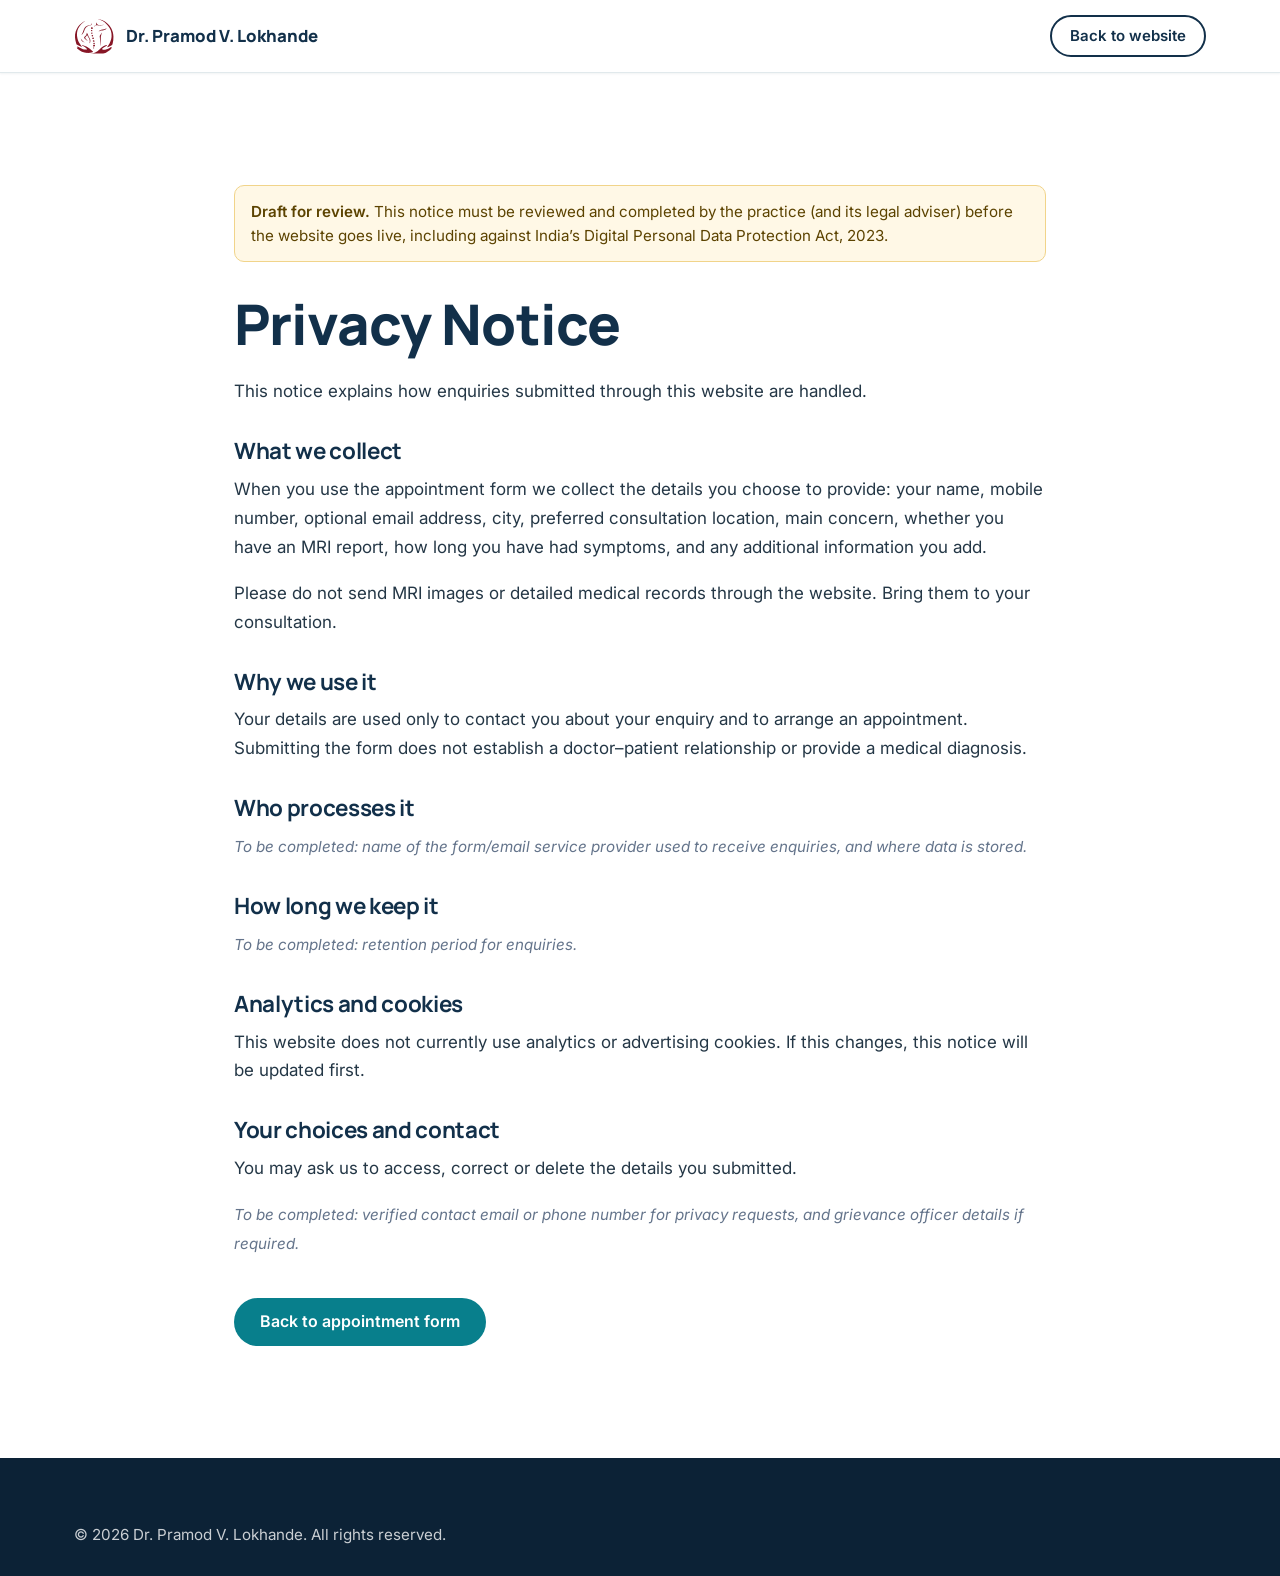
<file: drpramod/privacy.html>
<!doctype html>
<html lang="en">
<head>
<meta charset="utf-8">
<meta name="viewport" content="width=device-width, initial-scale=1">
<title>Privacy Notice | Dr. Pramod V. Lokhande</title>
<meta name="description" content="How enquiries submitted through Dr. Pramod V. Lokhande’s website are handled.">
<meta name="robots" content="noindex">
<link rel="canonical" href="https://viv624-debug.github.io/drpramod/privacy.html">
<link rel="icon" type="image/svg+xml" href="assets/img/logo/gurukrupa-emblem.svg">
<link rel="preconnect" href="https://fonts.googleapis.com">
<link rel="preconnect" href="https://fonts.gstatic.com" crossorigin>
<link href="https://fonts.googleapis.com/css2?family=Inter:wght@400;500;600&family=Manrope:wght@600;700;800&display=swap" rel="stylesheet">
<link rel="stylesheet" href="css/styles.css">
</head>
<body>
<a class="skip-link" href="#main">Skip to main content</a>
<header class="site-header is-scrolled">
  <div class="container site-header__inner">
    <a class="brand" href="./">
      <img src="assets/img/logo/gurukrupa-emblem.svg" alt="" width="40" height="40">
      <span class="brand__text"><span class="brand__name">Dr. Pramod V. Lokhande</span></span>
    </a>
    <a class="btn btn--secondary btn--sm" href="./#appointment">Back to website</a>
  </div>
</header>
<main id="main" class="section">
  <div class="container container--narrow">
    <div class="alert alert--info" role="note">
      <strong>Draft for review.</strong> This notice must be reviewed and completed by the practice (and its legal adviser) before the website goes live, including against India’s Digital Personal Data Protection Act, 2023.
    </div>
    <h1 style="margin:28px 0 20px">Privacy Notice</h1>
    <p>This notice explains how enquiries submitted through this website are handled.</p>

    <h2 style="font-size:1.4rem;margin:32px 0 10px">What we collect</h2>
    <p>When you use the appointment form we collect the details you choose to provide: your name, mobile number, optional email address, city, preferred consultation location, main concern, whether you have an MRI report, how long you have had symptoms, and any additional information you add.</p>
    <p>Please do not send MRI images or detailed medical records through the website. Bring them to your consultation.</p>

    <h2 style="font-size:1.4rem;margin:32px 0 10px">Why we use it</h2>
    <p>Your details are used only to contact you about your enquiry and to arrange an appointment. Submitting the form does not establish a doctor–patient relationship or provide a medical diagnosis.</p>

    <h2 style="font-size:1.4rem;margin:32px 0 10px">Who processes it</h2>
    <p><em class="pending">To be completed: name of the form/email service provider used to receive enquiries, and where data is stored.</em></p>

    <h2 style="font-size:1.4rem;margin:32px 0 10px">How long we keep it</h2>
    <p><em class="pending">To be completed: retention period for enquiries.</em></p>

    <h2 style="font-size:1.4rem;margin:32px 0 10px">Analytics and cookies</h2>
    <p>This website does not currently use analytics or advertising cookies. If this changes, this notice will be updated first.</p>

    <h2 style="font-size:1.4rem;margin:32px 0 10px">Your choices and contact</h2>
    <p>You may ask us to access, correct or delete the details you submitted.</p>
    <p><em class="pending">To be completed: verified contact email or phone number for privacy requests, and grievance officer details if required.</em></p>

    <p style="margin-top:40px"><a class="btn btn--primary" href="./#appointment">Back to appointment form</a></p>
  </div>
</main>
<footer class="site-footer">
  <div class="container"><p>© 2026 Dr. Pramod V. Lokhande. All rights reserved.</p></div>
</footer>
</body>
</html>
</file>
<file: drpramod/css/styles.css>
/* =========================================================
   Dr. Pramod V. Lokhande — site styles
   Plain CSS, no build step. Sections:
   1. Tokens  2. Base  3. Layout  4. Components  5. Sections
   6. Utilities  7. Responsive  8. Motion & print
   ========================================================= */

/* 1. Tokens ------------------------------------------------ */
:root {
  --navy: #12304A;
  --navy-deep: #0C2236;
  --teal: #087F8C;          /* buttons, icons, large text */
  --teal-ink: #07707B;      /* small teal text on light backgrounds (AA on #F5F9FA) */
  --teal-hover: #066A75;
  --teal-light: #8FD9DF;    /* teal text on navy */
  --soft: #F5F9FA;
  --white: #FFFFFF;
  --text: #243746;
  --muted: #64748B;
  --accent: #D9EEF0;
  --line: #E1E9EC;
  --urgent: #9A3412;
  --urgent-bg: #FFF4EC;

  --font-head: "Manrope", system-ui, -apple-system, "Segoe UI", sans-serif;
  --font-body: "Inter", system-ui, -apple-system, "Segoe UI", sans-serif;

  --radius-sm: 10px;
  --radius: 16px;
  --radius-lg: 24px;
  --shadow-sm: 0 1px 2px rgba(18, 48, 74, .06);
  --shadow: 0 12px 32px -16px rgba(18, 48, 74, .22);

  --container: 1180px;
  --gutter: 24px;
  --section-y: clamp(64px, 9vw, 112px);
  --header-h: 72px;
}

/* 2. Base -------------------------------------------------- */
*, *::before, *::after { box-sizing: border-box; }
* { margin: 0; }
html { scroll-behavior: smooth; scroll-padding-top: calc(var(--header-h) + 12px); -webkit-text-size-adjust: 100%; }
body {
  font-family: var(--font-body);
  font-size: 1.0625rem;
  line-height: 1.7;
  color: var(--text);
  background: var(--white);
  -webkit-font-smoothing: antialiased;
}
img, svg { display: block; max-width: 100%; }
img { height: auto; }
ul, ol { padding: 0; list-style: none; }
a { color: var(--teal-ink); text-underline-offset: 3px; }
a:hover { color: var(--teal-hover); }
h1, h2, h3, h4 { font-family: var(--font-head); color: var(--navy); line-height: 1.2; letter-spacing: -.015em; font-weight: 700; }
h1 { font-size: clamp(2.25rem, 5vw, 3.5rem); font-weight: 800; }
h2 { font-size: clamp(1.75rem, 3.4vw, 2.5rem); }
h3 { font-size: 1.2rem; }
h4 { font-size: 1.08rem; }
p + p { margin-top: 1em; }
strong { font-weight: 600; color: var(--navy); }
button, input, select, textarea { font: inherit; color: inherit; }

:focus-visible { outline: 3px solid var(--teal); outline-offset: 3px; border-radius: 4px; }
.section--navy :focus-visible, .site-footer :focus-visible { outline-color: var(--teal-light); }

.skip-link {
  position: absolute; left: 16px; top: -100px; z-index: 100;
  background: var(--navy); color: #fff; padding: 12px 18px; border-radius: var(--radius-sm); font-weight: 600;
}
.skip-link:focus { top: 12px; color: #fff; }

/* 3. Layout ------------------------------------------------ */
.container { width: 100%; max-width: var(--container); margin-inline: auto; padding-inline: var(--gutter); }
.container--narrow { max-width: 860px; }
.section { padding-block: var(--section-y); }
.section--soft { background: var(--soft); }
.section--navy { background: var(--navy); color: rgba(255, 255, 255, .86); }
.section--navy h2, .section--navy h3 { color: #fff; }
.section--navy strong { color: #fff; }

.section-head { max-width: 760px; margin-bottom: clamp(36px, 5vw, 56px); }
.section-head h2 { margin-block: 10px 14px; }
.section-head--center { margin-inline: auto; text-align: center; }

.grid { display: grid; gap: 24px; }
.grid--3 { grid-template-columns: repeat(3, 1fr); }
.grid--4 { grid-template-columns: repeat(4, 1fr); }

.split { display: grid; grid-template-columns: 5fr 7fr; gap: clamp(36px, 6vw, 72px); align-items: start; }
.split--center { grid-template-columns: 7fr 5fr; align-items: center; margin-bottom: clamp(40px, 6vw, 64px); }

.prose { max-width: 720px; }
.prose--center { margin-inline: auto; text-align: center; }

/* 4. Components -------------------------------------------- */

/* Eyebrow / lead */
.eyebrow {
  font-family: var(--font-body); font-size: .8rem; font-weight: 600; letter-spacing: .14em;
  text-transform: uppercase; color: var(--teal-ink);
}
.eyebrow--light { color: var(--teal-light); }
.lead { font-size: 1.15rem; color: var(--muted); }
.section--navy .lead { color: rgba(255, 255, 255, .75); }
.subhead { font-size: 1.35rem; margin: clamp(36px, 5vw, 52px) 0 24px; }
.subhead--center { text-align: center; }
.muted { color: var(--muted); font-weight: 500; }

/* Buttons */
.btn {
  display: inline-flex; align-items: center; justify-content: center; gap: 10px;
  min-height: 48px; padding: 12px 24px; border-radius: 999px;
  font-family: var(--font-body); font-weight: 600; font-size: 1rem; line-height: 1.2; text-align: center;
  text-decoration: none; cursor: pointer; border: 2px solid transparent;
  transition: background-color .2s, color .2s, border-color .2s, box-shadow .2s;
}
.btn--primary { background: var(--teal); color: #fff; }
.btn--primary:hover { background: var(--teal-hover); color: #fff; box-shadow: var(--shadow); }
.btn--secondary { background: transparent; color: var(--navy); border-color: var(--navy); }
.btn--secondary:hover { background: var(--navy); color: #fff; }
.btn--light { background: #fff; color: var(--navy); }
.btn--light:hover { background: var(--accent); color: var(--navy); }
.btn--sm { min-height: 42px; padding: 9px 18px; font-size: .94rem; }
.btn--lg { min-height: 54px; padding: 14px 28px; font-size: 1.04rem; }
.btn--block { width: 100%; }
.btn-row { display: flex; flex-wrap: wrap; gap: 12px; margin-top: 28px; }
.btn[aria-disabled="true"], .btn:disabled { opacity: .65; cursor: progress; }

/* Icons */
.icon { width: 24px; height: 24px; fill: none; stroke: currentColor; stroke-width: 1.8; stroke-linecap: round; stroke-linejoin: round; }
.icon-badge {
  display: inline-grid; place-items: center; width: 52px; height: 52px; border-radius: 14px;
  background: var(--accent); color: var(--teal); margin-bottom: 18px;
}

/* Cards */
.card {
  background: var(--white); border: 1px solid var(--line); border-radius: var(--radius);
  padding: 28px; box-shadow: var(--shadow-sm);
}
.section--soft .card { border-color: #DCE6EA; }
.card h3, .card h4 { margin-bottom: 8px; }
.card p { color: var(--text); font-size: 1rem; }
.card--feature {
  background: var(--navy); border-color: var(--navy); color: rgba(255, 255, 255, .86);
  display: flex; flex-direction: column; justify-content: center; gap: 14px;
}
.card--feature h3 { color: #fff; font-size: 1.35rem; margin: 0; }
.card--feature p { color: rgba(255, 255, 255, .86); }
.card--feature .btn { align-self: flex-start; margin-top: 6px; }
.card--media { padding: 0; overflow: hidden; display: flex; flex-direction: column; }
.card--media img { aspect-ratio: 16 / 10; object-fit: cover; width: 100%; background: var(--accent); }
.card__body { padding: 24px 26px 28px; }

.meta-list { margin-top: 16px; padding-top: 16px; border-top: 1px solid var(--line); font-size: .95rem; }
.meta-list dt { font-weight: 600; color: var(--navy); font-size: .82rem; text-transform: uppercase; letter-spacing: .06em; }
.meta-list dd { margin: 2px 0 12px; }
.meta-list dd:last-child { margin-bottom: 0; }

/* Chips & lists */
.chip-list { display: flex; flex-wrap: wrap; gap: 8px; }
.chip-list li { background: var(--soft); border: 1px solid var(--line); border-radius: 999px; padding: 6px 14px; font-size: .9rem; font-weight: 500; color: var(--navy); }
.check-list { display: grid; gap: 14px; margin-bottom: 32px; }
.check-list li { position: relative; padding-left: 36px; font-size: 1rem; }
.check-list li strong { display: block; }
.check-list li::before {
  content: ""; position: absolute; left: 0; top: 3px; width: 24px; height: 24px; border-radius: 50%;
  background: var(--accent) url("data:image/svg+xml,%3Csvg xmlns='http://www.w3.org/2000/svg' viewBox='0 0 24 24' fill='none' stroke='%23087F8C' stroke-width='2.4' stroke-linecap='round' stroke-linejoin='round'%3E%3Cpath d='M6 12l4 4 8-8'/%3E%3C/svg%3E") center / 15px no-repeat;
}

/* CTA band */
.cta-band {
  margin-top: clamp(40px, 6vw, 56px); padding: 32px; border-radius: var(--radius-lg);
  background: var(--accent); text-align: center; display: grid; justify-items: center; gap: 18px;
}
.cta-band p { max-width: 640px; font-size: 1.1rem; color: var(--navy); }
.cta-band--split { grid-template-columns: 1fr auto; text-align: left; justify-items: start; align-items: center; gap: 24px 40px; }
.cta-band--split h3 { margin-bottom: 6px; font-size: 1.3rem; }
.cta-band--split p { font-size: 1rem; color: var(--text); }
.cta-band--outline { background: var(--white); border: 1px solid var(--line); }
.cta-band__caps { font-family: var(--font-head); font-weight: 700; letter-spacing: .08em; text-transform: uppercase; font-size: 1rem !important; }

/* Stats */
.stats { display: grid; grid-template-columns: repeat(3, auto); gap: 12px 36px; margin-top: 36px; padding-top: 24px; border-top: 1px solid var(--line); justify-content: start; }
.stat__value { font-family: var(--font-head); font-weight: 800; font-size: 1.6rem; color: var(--navy); line-height: 1.1; }
.stat__label { font-size: .9rem; color: var(--muted); margin: 4px 0 0; }

/* Process (4 steps) */
.process { display: grid; grid-template-columns: repeat(4, 1fr); gap: 24px; counter-reset: step; }
.process__step { position: relative; background: var(--white); border: 1px solid var(--line); border-radius: var(--radius); padding: 28px 24px; }
.process__num {
  display: grid; place-items: center; width: 44px; height: 44px; border-radius: 50%;
  background: var(--teal); color: #fff; font-family: var(--font-head); font-weight: 800; margin-bottom: 16px;
}
.process__step h4 { margin-bottom: 8px; }
.process__step p { font-size: .98rem; }
.process__step:not(:last-child)::after {
  content: ""; position: absolute; top: 49px; right: -25px; width: 26px; height: 2px; background: var(--accent);
}

/* Timeline (6 steps) */
.timeline { display: grid; grid-template-columns: repeat(3, 1fr); gap: 24px; counter-reset: tl; }
.timeline__item {
  counter-increment: tl; position: relative; padding: 28px 24px 26px; background: var(--white);
  border: 1px solid #DCE6EA; border-radius: var(--radius); border-top: 4px solid var(--teal);
}
.timeline__item::before {
  content: "Step " counter(tl); display: block; font-size: .8rem; font-weight: 600; letter-spacing: .12em;
  text-transform: uppercase; color: var(--teal-ink); margin-bottom: 8px;
}
.timeline__item h3 { font-size: 1.12rem; margin-bottom: 6px; }
.timeline__item p { font-size: .98rem; }

/* Comparison table → stacked cards on mobile */
.compare { background: var(--white); border: 1px solid #DCE6EA; border-radius: var(--radius-lg); overflow: hidden; }
.compare__table { width: 100%; border-collapse: collapse; font-size: 1rem; }
.compare__table th, .compare__table td { padding: 18px 24px; text-align: left; vertical-align: top; border-bottom: 1px solid var(--line); }
.compare__table tbody tr:last-child > * { border-bottom: 0; }
.compare__table thead th { font-family: var(--font-head); font-size: 1.05rem; color: var(--navy); background: var(--soft); }
.compare__table thead th:nth-child(2) { background: var(--teal); color: #fff; }
.compare__table tbody th { font-weight: 600; color: var(--navy); width: 22%; }
.compare__table td:nth-of-type(1) { background: #F2FAFB; }

/* Notice panel */
.notice-panel {
  margin-top: clamp(40px, 6vw, 56px); display: grid; grid-template-columns: 4fr 7fr; gap: 24px 48px; align-items: start;
  background: var(--white); border: 1px solid #DCE6EA; border-left: 6px solid var(--navy); border-radius: var(--radius-lg); padding: 36px;
}
.notice-panel__answer { font-family: var(--font-head); font-size: 3rem; font-weight: 800; color: var(--teal); line-height: 1; margin-top: 12px; }
.notice-panel .btn { margin-top: 20px; }

/* Illustration */
.illustration { width: 100%; max-width: 480px; justify-self: center; background: var(--white); border: 1px solid #DCE6EA; border-radius: var(--radius-lg); padding: 16px; }
.illustration figcaption { font-size: .85rem; color: var(--muted); text-align: center; margin-top: 8px; }

/* Benefit cards */
.benefit-num { font-family: var(--font-head); font-weight: 800; color: var(--teal); font-size: 1rem; display: block; margin-bottom: 10px; }

/* Accordion */
.accordion { border-top: 1px solid #DCE6EA; margin-bottom: 40px; }
.accordion__item { border-bottom: 1px solid #DCE6EA; }
.accordion__item summary {
  list-style: none; cursor: pointer; position: relative; padding: 22px 52px 22px 4px;
  font-family: var(--font-head); font-weight: 700; font-size: 1.08rem; color: var(--navy);
}
.accordion__item summary::-webkit-details-marker { display: none; }
.accordion__item summary::after {
  content: ""; position: absolute; right: 8px; top: 50%; width: 30px; height: 30px; margin-top: -15px; border-radius: 50%;
  background: var(--accent) url("data:image/svg+xml,%3Csvg xmlns='http://www.w3.org/2000/svg' viewBox='0 0 24 24' fill='none' stroke='%23087F8C' stroke-width='2.4' stroke-linecap='round'%3E%3Cpath d='M12 6v12M6 12h12'/%3E%3C/svg%3E") center / 16px no-repeat;
  transition: transform .2s;
}
.accordion__item[open] summary::after { transform: rotate(45deg); }
.accordion__item summary:hover { color: var(--teal-ink); }
.accordion__body { padding: 0 52px 24px 4px; }
.accordion__item--urgent summary { color: var(--urgent); }
.accordion__item--urgent .accordion__body p { background: var(--urgent-bg); border-radius: var(--radius-sm); padding: 14px 16px; }

/* Alerts */
.alert { border-radius: var(--radius-sm); padding: 14px 16px; font-size: .95rem; line-height: 1.55; }
.alert--urgent { background: rgba(255, 244, 236, .1); border: 1px solid rgba(255, 190, 150, .45); color: #fff; }
.alert--urgent strong { color: #FFD3B6; }
.alert--info { background: #FFF8E6; border: 1px solid #F1D48A; color: #5C4300; margin-bottom: 20px; }
.alert--info strong { color: #5C4300; }
.alert--error { background: #FDECEC; border: 1px solid #F3B4B4; color: #8A1C1C; }
.alert--error strong { color: #8A1C1C; }

/* Pending (unverified) content marker */
.pending { color: var(--muted); font-style: italic; font-size: .95rem; }

/* Forms */
.form-card { background: var(--white); color: var(--text); border-radius: var(--radius-lg); padding: clamp(24px, 4vw, 40px); box-shadow: 0 30px 60px -30px rgba(0, 0, 0, .45); }
.form__title { font-size: 1.5rem; color: var(--navy) !important; margin-bottom: 6px; }
.form__intro { font-size: .95rem; color: var(--muted); margin-bottom: 22px; }
.field { margin-bottom: 18px; border: 0; padding: 0; min-width: 0; }
.field-row { display: grid; grid-template-columns: 1fr 1fr; gap: 0 16px; }
.field label, .field legend { display: block; font-size: .92rem; font-weight: 600; color: var(--navy); margin-bottom: 6px; padding: 0; }
.field input[type="text"], .field input[type="tel"], .field input[type="email"], .field select, .field textarea {
  width: 100%; min-height: 48px; padding: 11px 14px; border: 1.5px solid #C9D6DC; border-radius: var(--radius-sm);
  background: var(--white); font-size: 1rem; transition: border-color .15s, box-shadow .15s;
}
.field textarea { resize: vertical; min-height: 96px; }
.field input:focus, .field select:focus, .field textarea:focus { outline: none; border-color: var(--teal); box-shadow: 0 0 0 3px rgba(8, 127, 140, .2); }
.field [aria-invalid="true"] { border-color: #B42318 !important; }
.field__hint { font-size: .85rem; color: var(--muted); margin-top: 6px; }
.field__error { font-size: .88rem; color: #B42318; font-weight: 500; margin-top: 6px; }
.field__error:empty { display: none; }
.req { color: #B42318; }
.opt { font-weight: 400; color: var(--muted); }
.choice-group { display: flex; flex-wrap: wrap; gap: 10px; }
.choice {
  display: inline-flex !important; align-items: center; gap: 10px; min-height: 48px; padding: 10px 16px;
  border: 1.5px solid #C9D6DC; border-radius: var(--radius-sm); cursor: pointer; font-weight: 500 !important; margin: 0 !important;
}
.choice:has(input:checked) { border-color: var(--teal); background: #F2FAFB; }
.choice input { width: 20px; height: 20px; accent-color: var(--teal); flex-shrink: 0; }
.choice--consent { display: flex !important; align-items: flex-start; border: 0; padding: 0; font-size: .92rem; line-height: 1.55; color: var(--text) !important; }
.choice--consent input { margin-top: 2px; }
.hp { position: absolute !important; left: -9999px; width: 1px; height: 1px; overflow: hidden; }
.form__status { margin-bottom: 16px; }

.form-success { text-align: center; padding: 24px 8px; }
.form-success:focus { outline: none; }
.form-success__icon { display: inline-grid; place-items: center; width: 64px; height: 64px; border-radius: 50%; background: var(--accent); color: var(--teal); margin-bottom: 18px; }
.form-success__icon .icon { width: 32px; height: 32px; stroke-width: 2.4; }
.form-success h3 { color: var(--navy) !important; margin-bottom: 12px; }
.form-success__urgent { margin-top: 18px !important; padding: 12px 14px; background: var(--urgent-bg); color: var(--urgent); border-radius: var(--radius-sm); font-weight: 500; }

/* 5. Sections ---------------------------------------------- */

/* Header */
.site-header {
  position: sticky; top: 0; z-index: 50; background: rgba(255, 255, 255, .96);
  border-bottom: 1px solid transparent; transition: border-color .2s, box-shadow .2s;
}
@supports (backdrop-filter: blur(8px)) { .site-header { background: rgba(255, 255, 255, .88); backdrop-filter: blur(10px); } }
.site-header.is-scrolled { border-bottom-color: var(--line); box-shadow: var(--shadow-sm); }
.site-header__inner { display: flex; align-items: center; justify-content: space-between; gap: 20px; min-height: var(--header-h); }
.brand { display: flex; align-items: center; gap: 12px; text-decoration: none; color: var(--navy); min-width: 0; }
.brand img { width: 40px; height: 40px; flex-shrink: 0; }
.brand__text { display: flex; flex-direction: column; line-height: 1.2; min-width: 0; }
.brand__name { font-family: var(--font-head); font-weight: 800; font-size: 1.05rem; }
.brand__role { font-size: .74rem; color: var(--muted); white-space: nowrap; overflow: hidden; text-overflow: ellipsis; }
.primary-nav { display: flex; align-items: center; gap: 28px; }
.primary-nav ul { display: flex; gap: 22px; }
.primary-nav ul a { color: var(--text); text-decoration: none; font-weight: 500; font-size: .95rem; padding: 6px 0; border-bottom: 2px solid transparent; }
.primary-nav ul a:hover, .primary-nav ul a[aria-current="true"] { color: var(--teal-ink); border-bottom-color: var(--teal); }
.nav-toggle { display: none; width: 48px; height: 48px; border: 1px solid var(--line); border-radius: 12px; background: var(--white); color: var(--navy); cursor: pointer; place-items: center; }
.nav-toggle .icon { stroke-width: 2; }
.nav-toggle__close, .nav-toggle[aria-expanded="true"] .nav-toggle__open { display: none; }
.nav-toggle[aria-expanded="true"] .nav-toggle__close { display: block; }

/* Hero */
.hero {
  position: relative; overflow: hidden; padding-block: clamp(40px, 6vw, 80px) clamp(56px, 8vw, 96px);
  background:
    radial-gradient(circle at 88% 12%, rgba(8, 127, 140, .10), transparent 42%),
    linear-gradient(180deg, var(--soft), var(--white));
}
.hero__grid { display: grid; grid-template-columns: 7fr 5fr; gap: clamp(36px, 6vw, 72px); align-items: center; }
.hero h1 { margin-block: 14px 16px; }
.hero__sub { font-family: var(--font-head); font-weight: 600; font-size: clamp(1.15rem, 2vw, 1.35rem); color: var(--teal-ink); line-height: 1.4; margin-bottom: 18px; }
.hero__copy > p:not(.eyebrow):not(.hero__sub) { max-width: 620px; }
.hero__media { position: relative; }
.hero__portrait { position: relative; border-radius: var(--radius-lg); overflow: hidden; background: var(--accent); box-shadow: 0 40px 70px -40px rgba(18, 48, 74, .55); aspect-ratio: 4 / 5; }
.hero__portrait img { width: 100%; height: 100%; object-fit: cover; }
.hero__media::before {
  content: ""; position: absolute; inset: -18px -18px 28px 28px; border-radius: calc(var(--radius-lg) + 8px);
  border: 2px solid var(--accent); z-index: -1;
}
.hero__tag {
  position: absolute; left: -20px; bottom: 28px; display: flex; align-items: center; gap: 12px; max-width: 300px;
  background: var(--white); border: 1px solid var(--line); border-radius: var(--radius); padding: 14px 18px; box-shadow: var(--shadow);
  font-size: .9rem; line-height: 1.4;
}
.hero__tag .icon { color: var(--teal); flex-shrink: 0; width: 28px; height: 28px; }
.text-teal { color: var(--teal-ink); }

/* About */
.about__portrait { border-radius: var(--radius-lg); overflow: hidden; aspect-ratio: 1 / 1; background: var(--accent); }
.about__portrait img { width: 100%; height: 100%; object-fit: cover; object-position: center 25%; }
.credential-card { margin-top: 20px; background: var(--white); border: 1px solid #DCE6EA; border-radius: var(--radius); padding: 22px 24px; }
.credential-card img { width: 150px; height: auto; margin-bottom: 16px; }
.credential-card__title { font-size: .8rem; font-weight: 600; letter-spacing: .12em; text-transform: uppercase; color: var(--teal-ink); margin-bottom: 10px; }
.split__body h2 { margin-block: 10px 12px; }
.split__body .lead { margin-bottom: 18px; }

/* Appointment */
.appointment { display: grid; grid-template-columns: 5fr 6fr; gap: clamp(36px, 6vw, 72px); align-items: start; }
.appointment__intro h2 { margin-block: 12px 18px; }
.appointment__highlight { margin: 28px 0; padding: 22px 24px; border-radius: var(--radius); background: rgba(255, 255, 255, .06); border: 1px solid rgba(255, 255, 255, .14); }
.appointment__highlight h3 { margin-bottom: 6px; }

/* Video cards */
.video-card { text-decoration: none; color: inherit; display: block; }
.video-card:hover { border-color: var(--teal); }
.video-card__play { display: grid; place-items: center; width: 52px; height: 52px; border-radius: 50%; background: var(--teal); margin-bottom: 16px; }
.video-card__play::after { content: ""; border-left: 14px solid #fff; border-top: 9px solid transparent; border-bottom: 9px solid transparent; margin-left: 4px; }

/* Gallery (for verified photos only) */
.gallery { display: grid; grid-template-columns: repeat(4, 1fr); gap: 16px; margin-top: 40px; }
.gallery figure { border-radius: var(--radius); overflow: hidden; background: var(--soft); }
.gallery img { aspect-ratio: 4 / 3; object-fit: cover; width: 100%; }
.gallery figcaption { padding: 10px 14px; font-size: .9rem; font-weight: 500; }

/* Footer */
.site-footer { background: var(--navy-deep); color: rgba(255, 255, 255, .78); padding: 64px 0 28px; font-size: .95rem; }
.site-footer strong { color: #fff; }
.site-footer a { color: rgba(255, 255, 255, .86); text-decoration: none; }
.site-footer a:hover { color: #fff; text-decoration: underline; }
.site-footer__grid { display: grid; grid-template-columns: 4fr 3fr 5fr; gap: 40px; }
.site-footer__brand img { width: 130px; height: auto; margin-bottom: 18px; }
.site-footer__head { font-family: var(--font-body); font-size: .8rem; font-weight: 600; letter-spacing: .14em; text-transform: uppercase; color: var(--teal-light); margin-bottom: 14px; }
.site-footer__links { display: grid; gap: 8px; }
.site-footer__base { margin-top: 44px; padding-top: 22px; border-top: 1px solid rgba(255, 255, 255, .12); font-size: .88rem; color: rgba(255, 255, 255, .7); }

/* Mobile CTA */
.mobile-cta { display: none; }

/* 6. Utilities --------------------------------------------- */
.sr-only { position: absolute; width: 1px; height: 1px; padding: 0; margin: -1px; overflow: hidden; clip: rect(0 0 0 0); white-space: nowrap; border: 0; }
.text-center { text-align: center; }
[hidden] { display: none !important; }

/* 7. Responsive -------------------------------------------- */
@media (max-width: 1120px) {
  .primary-nav ul { gap: 16px; }
  .brand__role { display: none; }
}

@media (max-width: 960px) {
  .nav-toggle { display: grid; }
  .primary-nav {
    position: absolute; top: 100%; left: 0; right: 0; flex-direction: column; align-items: stretch; gap: 16px;
    background: var(--white); border-bottom: 1px solid var(--line); box-shadow: var(--shadow); padding: 12px var(--gutter) 24px;
    display: none;
  }
  .primary-nav.is-open { display: flex; }
  .primary-nav ul { flex-direction: column; gap: 0; }
  .primary-nav ul a { display: block; padding: 14px 4px; border-bottom: 1px solid var(--line); font-size: 1.05rem; }
  .primary-nav ul a:hover { border-bottom-color: var(--line); }
  .brand__role { display: block; }

  .hero__grid, .split, .split--center, .appointment { grid-template-columns: 1fr; }
  .hero__media { max-width: 420px; margin-inline: auto; width: 100%; margin-bottom: 20px; }
  .hero__portrait { aspect-ratio: 1 / 1; }
  .hero__portrait img { object-position: center 20%; }
  .hero__tag { left: 50%; transform: translateX(-50%); bottom: -20px; width: max-content; max-width: calc(100% - 24px); }
  .hero__media::before { display: none; }
  .split__media { max-width: 520px; }

  .grid--3, .grid--4, .process, .timeline { grid-template-columns: repeat(2, 1fr); }
  .process__step::after { display: none; }
  .notice-panel { grid-template-columns: 1fr; }
  .site-footer__grid { grid-template-columns: 1fr 1fr; }
  .site-footer__grid > :last-child { grid-column: 1 / -1; }
}

@media (max-width: 640px) {
  :root { --gutter: 16px; --header-h: 64px; }
  body { font-size: 1rem; }
  .brand__role { display: none; }
  .brand__name { font-size: 1rem; }

  .btn-row .btn { width: 100%; }
  .stats { grid-template-columns: repeat(3, 1fr); gap: 8px; }
  .stat__value { font-size: 1.15rem; }
  .stat__label { font-size: .78rem; line-height: 1.35; }

  .grid--3, .grid--4, .process, .timeline, .field-row { grid-template-columns: 1fr; }
  .card { padding: 22px; }
  .card--media { padding: 0; }
  .card__body { padding: 20px 22px 24px; }
  .cta-band, .cta-band--split { grid-template-columns: 1fr; padding: 24px; text-align: left; justify-items: stretch; }
  .cta-band .btn { width: 100%; }
  .notice-panel { padding: 24px; }

  /* Comparison: each row becomes a card */
  .compare { background: transparent; border: 0; border-radius: 0; overflow: visible; }
  .compare__table thead { position: absolute; width: 1px; height: 1px; overflow: hidden; clip: rect(0 0 0 0); }
  .compare__table, .compare__table tbody, .compare__table tr, .compare__table th, .compare__table td { display: block; width: 100%; }
  .compare__table tr { background: var(--white); border: 1px solid #DCE6EA; border-radius: var(--radius); overflow: hidden; margin-bottom: 14px; }
  .compare__table tbody th { width: 100%; background: var(--navy); color: #fff; padding: 12px 18px; border: 0; }
  .compare__table td { padding: 12px 18px; border-bottom: 1px solid var(--line); }
  .compare__table tbody tr > td:last-child { border-bottom: 0; }
  .compare__table td::before { content: attr(data-label); display: block; font-size: .78rem; font-weight: 600; letter-spacing: .06em; text-transform: uppercase; color: var(--teal-ink); margin-bottom: 2px; }

  .accordion__item summary { font-size: 1rem; padding-right: 48px; }
  .accordion__body { padding-right: 4px; }

  .site-footer__grid { grid-template-columns: 1fr; }

  /* Fixed bottom appointment button */
  .mobile-cta {
    display: block; position: fixed; left: 0; right: 0; bottom: 0; z-index: 40;
    padding: 10px var(--gutter) calc(10px + env(safe-area-inset-bottom));
    background: rgba(255, 255, 255, .96); border-top: 1px solid var(--line); box-shadow: 0 -8px 24px -12px rgba(18, 48, 74, .25);
    transition: transform .25s ease;
  }
  .mobile-cta.is-hidden { transform: translateY(110%); }
  body { padding-bottom: 76px; }
}

/* 8. Motion & print ---------------------------------------- */
.js .reveal { opacity: 0; transform: translateY(16px); transition: opacity .6s ease, transform .6s ease; }
.js .reveal.is-visible { opacity: 1; transform: none; }

@media (prefers-reduced-motion: reduce) {
  html { scroll-behavior: auto; }
  *, *::before, *::after { transition-duration: .01ms !important; animation-duration: .01ms !important; }
  .js .reveal { opacity: 1; transform: none; }
}

@media print {
  .site-header, .mobile-cta, .nav-toggle, .form-card { display: none !important; }
  .js .reveal { opacity: 1; transform: none; }
  .section--navy { background: none; color: var(--text); }
  .section--navy h2, .section--navy h3 { color: var(--navy); }
  details > .accordion__body { display: block; }
}
</file>
